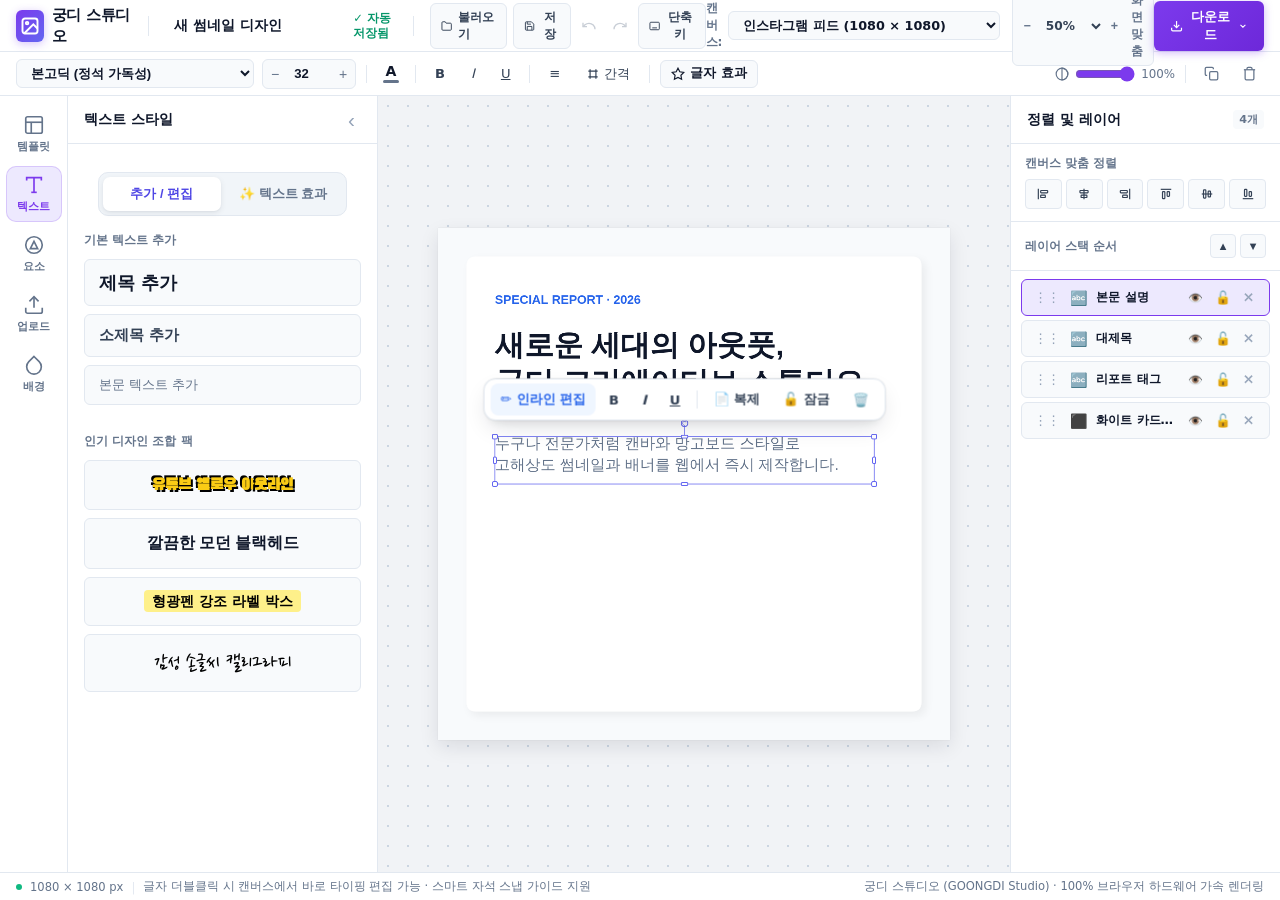
<file: image-studio.html>
<!DOCTYPE html>
<html lang="ko" data-theme="light">
<head>
  <meta charset="UTF-8" />
  <meta name="viewport" content="width=device-width, initial-scale=1.0" />
  <title>궁디 이미지 스튜디오 | 캔바 & 망고보드 스타일 웹 에디터</title>
  <link rel="icon" type="image/svg+xml" href="data:image/svg+xml,%3Csvg xmlns='http://www.w3.org/2000/svg' viewBox='0 0 64 64'%3E%3Crect width='64' height='64' rx='14' fill='%237c3aed'/%3E%3Cpath d='M18 46 L28 26 L36 38 L42 30 L48 46 Z' fill='%23ffffff'/%3E%3Ccircle cx='24' cy='22' r='4.5' fill='%23ffffff'/%3E%3C/svg%3E" />
  <link rel="stylesheet" href="image-studio.css?v=20261013_04" />
  <link rel="preconnect" href="https://fonts.googleapis.com">
  <link rel="preconnect" href="https://fonts.gstatic.com" crossorigin>
  <link href="https://fonts.googleapis.com/css2?family=Black+Han+Sans&family=Do+Hyeon&family=Jua&family=Nanum+Gothic:wght@400;700;800&family=Nanum+Pen+Script&family=Noto+Sans+KR:wght@300;400;500;700;900&family=Noto+Serif+KR:wght@400;700&family=Pretendard:wght@300;400;500;600;700;800;900&display=swap" rel="stylesheet">
</head>
<body class="canva-app light-theme">

  <!-- ==========================================
       1. 최상단 글로벌 헤더 (Canva Style White Topbar)
       ========================================== -->
  <header class="canva-header">
    <div class="header-left">
      <a href="index.html" class="canva-brand" title="메인 허브로 이동">
        <div class="brand-logo-icon">
          <svg width="20" height="20" viewBox="0 0 24 24" fill="none" stroke="currentColor" stroke-width="2.3">
            <rect x="3" y="3" width="18" height="18" rx="3"></rect>
            <circle cx="8.5" cy="8.5" r="1.5"></circle>
            <polyline points="21 15 16 10 5 21"></polyline>
          </svg>
        </div>
        <span class="brand-title">궁디 스튜디오</span>
      </a>

      <div class="h-divider"></div>

      <!-- 파일명 인라인 수정 -->
      <div class="doc-title-wrap">
        <input type="text" id="docTitleInput" class="doc-title-input" value="새 썸네일 디자인" title="클릭하여 파일명 수정" />
        <span class="cloud-save-badge" id="cloudSaveBadge">✓ 자동 저장됨</span>
      </div>

      <div class="h-divider"></div>

      <!-- 프로젝트 저장 / 불러오기 / 실행취소 -->
      <div class="header-file-actions">
        <label for="loadProjectInput" class="btn-head-pill" title="저장된 프로젝트 파일(.gdp-img) 열기">
          <svg width="14" height="14" viewBox="0 0 24 24" fill="none" stroke="currentColor" stroke-width="2"><path d="M22 19a2 2 0 0 1-2 2H4a2 2 0 0 1-2-2V5a2 2 0 0 1 2-2h5l2 3h9a2 2 0 0 1 2 2z"></path></svg>
          <span>불러오기</span>
        </label>
        <input type="file" id="loadProjectInput" accept=".gdp-img,.json" style="display: none;" />

        <button type="button" class="btn-head-pill" id="saveProjectBtn" title="프로젝트를 .gdp-img 파일로 저장">
          <svg width="14" height="14" viewBox="0 0 24 24" fill="none" stroke="currentColor" stroke-width="2"><path d="M19 21H5a2 2 0 0 1-2-2V5a2 2 0 0 1 2-2h11l5 5v11a2 2 0 0 1-2 2z"></path><polyline points="17 21 17 13 7 13 7 21"></polyline><polyline points="7 3 7 8 15 8"></polyline></svg>
          <span>저장</span>
        </button>

        <button type="button" class="btn-head-icon" id="undoBtn" title="실행 취소 (Ctrl+Z)" disabled>
          <svg width="16" height="16" viewBox="0 0 24 24" fill="none" stroke="currentColor" stroke-width="2"><path d="M3 7v6h6"></path><path d="M21 17a9 9 0 0 0-9-9 9 9 0 0 0-6 2.3L3 13"></path></svg>
        </button>
        <button type="button" class="btn-head-icon" id="redoBtn" title="다시 실행 (Ctrl+Y)" disabled>
          <svg width="16" height="16" viewBox="0 0 24 24" fill="none" stroke="currentColor" stroke-width="2"><path d="M21 7v6h-6"></path><path d="M3 17a9 9 0 0 1 9-9 9 9 0 0 1 6 2.3L21 13"></path></svg>
        </button>

        <button type="button" class="btn-head-pill" id="btnOpenShortcuts" title="단축키 치트시트 열기 (?)">
          <svg width="14" height="14" viewBox="0 0 24 24" fill="none" stroke="currentColor" stroke-width="2"><rect x="2" y="4" width="20" height="16" rx="2"></rect><line x1="6" y1="8" x2="6" y2="8"></line><line x1="10" y1="8" x2="10" y2="8"></line><line x1="14" y1="8" x2="14" y2="8"></line><line x1="18" y1="8" x2="18" y2="8"></line><line x1="6" y1="12" x2="6" y2="12"></line><line x1="10" y1="12" x2="10" y2="12"></line><line x1="14" y1="12" x2="14" y2="12"></line><line x1="18" y1="12" x2="18" y2="12"></line><line x1="7" y1="16" x2="17" y2="16"></line></svg>
          <span>단축키</span>
        </button>
      </div>
    </div>

    <!-- 중앙: 캔버스 크기 프리셋 & 줌 컨트롤 -->
    <div class="header-center">
      <div class="preset-pill-box">
        <label class="preset-label">캔버스:</label>
        <select id="canvasPresetSelect" class="preset-select">
          <option value="1280x720" selected>유튜브 썸네일 (1280 × 720)</option>
          <option value="1080x1080">인스타그램 피드 (1080 × 1080)</option>
          <option value="1080x1920">인스타 스토리 / 릴스 (1080 × 1920)</option>
          <option value="1200x630">블로그 / 웹 배너 (1200 × 630)</option>
          <option value="1920x1080">FHD 와이드 (1920 × 1080)</option>
          <option value="800x800">정방형 아이콘 (800 × 800)</option>
          <option value="custom">직접 크기 입력 (모달)...</option>
        </select>
      </div>

      <div class="zoom-pill-box">
        <button type="button" class="btn-zoom-step" id="zoomOutBtn" title="축소 (Ctrl + -)">−</button>
        <select id="zoomLevelSelect" class="zoom-select-dropdown" title="줌 배율">
          <option value="0.25">25%</option>
          <option value="0.5">50%</option>
          <option value="0.75">75%</option>
          <option value="1" selected>100%</option>
          <option value="1.5">150%</option>
          <option value="2">200%</option>
        </select>
        <span class="zoom-val-text" id="zoomValLabel" style="display:none;">100%</span>
        <button type="button" class="btn-zoom-step" id="zoomInBtn" title="확대 (Ctrl + +)">+</button>
        <button type="button" class="btn-zoom-fit" id="zoomFitBtn" title="화면에 맞추기 (Ctrl+0)">화면맞춤</button>
      </div>
    </div>

    <!-- 우측: 고해상도 다운로드 (Canva Style Purple Button) -->
    <div class="header-right">
      <div class="export-dropdown-wrap">
        <button type="button" class="btn-canva-download" id="exportMainBtn">
          <svg width="16" height="16" viewBox="0 0 24 24" fill="none" stroke="currentColor" stroke-width="2.2"><path d="M21 15v4a2 2 0 0 1-2 2H5a2 2 0 0 1-2-2v-4"></path><polyline points="7 10 12 15 17 10"></polyline><line x1="12" y1="15" x2="12" y2="3"></line></svg>
          <span>다운로드</span>
          <svg width="12" height="12" viewBox="0 0 24 24" fill="none" stroke="currentColor" stroke-width="2.5"><polyline points="6 9 12 15 18 9"></polyline></svg>
        </button>
        <div class="export-popover" id="exportMenuPopover">
          <div class="export-popover-title">파일 형식 선택</div>
          <button type="button" class="export-popover-item" data-format="png" data-scale="1">
            <span class="file-tag tag-png">PNG</span>
            <div class="file-desc">
              <strong>PNG 고화질 이미지</strong>
              <span>투명 배경 유지 · 복잡한 이미지에 적합</span>
            </div>
          </button>
          <button type="button" class="export-popover-item" data-format="png" data-scale="1" data-transparent="true">
            <span class="file-tag" style="background:#0284c7;color:#fff;font-size:10px;">투명</span>
            <div class="file-desc">
              <strong>투명 배경 PNG로 저장</strong>
              <span>배경 없이 오브제만 투명하게 저장</span>
            </div>
          </button>
          <button type="button" class="export-popover-item" data-format="png" data-scale="2">
            <span class="file-tag tag-2x">2X</span>
            <div class="file-desc">
              <strong>초고화질 2배 인쇄용 (2560px)</strong>
              <span>깨짐 없는 무손실 고선명도 렌더링</span>
            </div>
          </button>
          <button type="button" class="export-popover-item" data-format="jpeg" data-scale="1">
            <span class="file-tag tag-jpg">JPG</span>
            <div class="file-desc">
              <strong>JPG 표준 압축 이미지</strong>
              <span>가벼운 파일 크기 · 웹 공유 최적화</span>
            </div>
          </button>
          <button type="button" class="export-popover-item" data-format="webp" data-scale="1">
            <span class="file-tag tag-webp">WEBP</span>
            <div class="file-desc">
              <strong>WebP 차세대 웹 포맷</strong>
              <span>최신 웹사이트 빠른 로딩 추천</span>
            </div>
          </button>
        </div>
      </div>
    </div>
  </header>

  <!-- ==========================================
       2. 상단 캔바 스타일 컨텍스트 서식 툴바 (Floating Context Toolbar)
       ========================================== -->
  <div class="canva-context-toolbar" id="contextToolbar">
    <!-- 기본 상태 (선택 없음): 캔버스 배경 설정 -->
    <div class="ctx-group ctx-canvas-bg" id="ctxCanvasBgGroup">
      <span class="ctx-label-text">캔버스 배경:</span>
      <div class="color-picker-pill" title="캔버스 배경색">
        <span class="color-circle-preview" id="ctxCanvasBgPreview" style="background:#ffffff;"></span>
        <input type="color" id="ctxCanvasBgPicker" value="#ffffff" />
      </div>
      <span class="ctx-hint-msg">💡 텍스트나 요소를 클릭하면 전용 서식 툴바가 열립니다. (더블클릭 시 캔버스에서 바로 타이핑!)</span>
    </div>

    <!-- 텍스트 선택 시 전용 툴바 (Canva / 망고보드 완벽 재현) -->
    <div class="ctx-group ctx-text-tools" id="ctxTextGroup" style="display: none;">
      <!-- 1) 폰트 서체 선택 -->
      <div class="font-select-wrap">
        <select id="ctxFontSelect" class="font-dropdown" title="폰트 서체 변경">
          <option value="'Pretendard', sans-serif" style="font-family:'Pretendard';" selected>프리텐다드 (Pretendard)</option>
          <option value="'Black Han Sans', sans-serif" style="font-family:'Black Han Sans';">블랙 한 산스 (유튜브 강렬한 제목)</option>
          <option value="'Do Hyeon', sans-serif" style="font-family:'Do Hyeon';">도현체 (개성있는 예능체)</option>
          <option value="'Jua', sans-serif" style="font-family:'Jua';">주아체 (둥글둥글 귀여운체)</option>
          <option value="'Nanum Gothic', sans-serif" style="font-family:'Nanum Gothic';">나눔고딕 (부드러운 본문)</option>
          <option value="'Noto Serif KR', serif" style="font-family:'Noto Serif KR';">본명조 (고급스러운 명조)</option>
          <option value="'Nanum Pen Script', cursive" style="font-family:'Nanum Pen Script';">나눔손글씨 펜 (감성 손글씨)</option>
          <option value="'Noto Sans KR', sans-serif" style="font-family:'Noto Sans KR';">본고딕 (정석 가독성)</option>
        </select>
      </div>

      <!-- 2) 폰트 크기 (+ / - 및 직접 입력) -->
      <div class="font-size-stepper">
        <button type="button" class="btn-step" id="ctxFontSizeMinus" title="크기 축소">−</button>
        <input type="number" id="ctxFontSizeInput" class="font-size-num" min="10" max="300" value="64" />
        <button type="button" class="btn-step" id="ctxFontSizePlus" title="크기 확대">+</button>
      </div>

      <div class="ctx-v-sep"></div>

      <!-- 3) 글자 색상 -->
      <div class="tool-color-btn" title="글자 색상">
        <span class="color-letter-icon">A</span>
        <span class="color-underline-bar" id="ctxTextColorBar" style="background:#0f172a;"></span>
        <input type="color" id="ctxTextColorPicker" value="#0f172a" />
      </div>

      <div class="ctx-v-sep"></div>

      <!-- 4) B / I / U 서식 버튼 -->
      <button type="button" class="btn-format-toggle active" id="ctxBoldBtn" title="굵게 (Ctrl+B)">
        <strong>B</strong>
      </button>
      <button type="button" class="btn-format-toggle" id="ctxItalicBtn" title="기울임 (Ctrl+I)">
        <em>I</em>
      </button>
      <button type="button" class="btn-format-toggle" id="ctxUnderlineBtn" title="밑줄 (Ctrl+U)">
        <u>U</u>
      </button>

      <div class="ctx-v-sep"></div>

      <!-- 5) 정렬 (좌/중/우) -->
      <button type="button" class="btn-format-toggle" id="ctxAlignBtn" title="정렬 (클릭 시 좌/중/우 전환)">
        <span id="alignIcon">≡</span>
      </button>

      <!-- 6) 자간 / 행간 -->
      <div class="spacing-popover-wrap">
        <button type="button" class="btn-tool-text" id="btnSpacingToggle" title="글자 간격 / 줄 간격">
          <svg width="14" height="14" viewBox="0 0 24 24" fill="none" stroke="currentColor" stroke-width="2"><path d="M4 7h16M4 17h16M7 4v16M17 4v16"/></svg>
          <span>간격</span>
        </button>
        <div class="spacing-popover" id="spacingPopover">
          <div class="spacing-row">
            <span>자간 (글자 사이)</span>
            <input type="range" id="ctxLetterSpacingSlider" min="-5" max="25" value="0" />
            <strong id="letterSpacingVal">0</strong>
          </div>
          <div class="spacing-row">
            <span>행간 (줄 간격)</span>
            <input type="range" id="ctxLineHeightSlider" min="0.8" max="2.5" step="0.1" value="1.2" />
            <strong id="lineHeightVal">1.2</strong>
          </div>
        </div>
      </div>

      <div class="ctx-v-sep"></div>

      <!-- 7) ✨ 효과 (Effects - 아웃라인, 그림자, 배경박스, 네온) -->
      <div class="effects-dropdown-wrap">
        <button type="button" class="btn-effects-trigger active" id="btnEffectsTrigger">
          <svg width="14" height="14" viewBox="0 0 24 24" fill="none" stroke="currentColor" stroke-width="2"><polygon points="12 2 15.09 8.26 22 9.27 17 14.14 18.18 21.02 12 17.77 5.82 21.02 7 14.14 2 9.27 8.91 8.26 12 2"/></svg>
          <span>글자 효과</span>
        </button>
        <div class="effects-popover" id="effectsPopover">
          <div class="effects-popover-header">글자 스타일 효과</div>

          <!-- 효과 1: 외곽선 (아웃라인) -->
          <div class="effect-section">
            <div class="effect-header-row">
              <label class="effect-checkbox-label">
                <input type="checkbox" id="chkOutline" checked />
                <strong>외곽선 (아웃라인)</strong>
              </label>
              <div class="effect-color-wrap">
                <span class="effect-color-dot" id="outlineColorPreview" style="background:#000000;"></span>
                <input type="color" id="outlineColorPicker" value="#000000" />
              </div>
            </div>
            <div class="effect-slider-row">
              <span>두께</span>
              <input type="range" id="outlineWidthSlider" min="0" max="30" value="6" />
              <strong id="outlineWidthVal">6px</strong>
            </div>
          </div>

          <!-- 효과 2: 입체 그림자 -->
          <div class="effect-section">
            <div class="effect-header-row">
              <label class="effect-checkbox-label">
                <input type="checkbox" id="chkShadow" checked />
                <strong>입체 그림자</strong>
              </label>
              <div class="effect-color-wrap">
                <span class="effect-color-dot" id="shadowColorPreview" style="background:#000000;"></span>
                <input type="color" id="shadowColorPicker" value="#000000" />
              </div>
            </div>
            <div class="effect-slider-row">
              <span>번짐(흐림)</span>
              <input type="range" id="shadowBlurSlider" min="0" max="30" value="8" />
              <strong id="shadowBlurVal">8</strong>
            </div>
            <div class="effect-slider-row">
              <span>거리</span>
              <input type="range" id="shadowOffsetSlider" min="0" max="30" value="6" />
              <strong id="shadowOffsetVal">6</strong>
            </div>
          </div>

          <!-- 효과 3: 배경 박스 라벨 (형광펜 효과) -->
          <div class="effect-section">
            <div class="effect-header-row">
              <label class="effect-checkbox-label">
                <input type="checkbox" id="chkBgBox" />
                <strong>배경 라벨 박스</strong>
              </label>
              <div class="effect-color-wrap">
                <span class="effect-color-dot" id="bgBoxColorPreview" style="background:#fef08a;"></span>
                <input type="color" id="bgBoxColorPicker" value="#fef08a" />
              </div>
            </div>
            <div class="effect-slider-row">
              <span>모서리 둥글기</span>
              <input type="range" id="bgBoxRadiusSlider" min="0" max="40" value="8" />
              <strong id="bgBoxRadiusVal">8px</strong>
            </div>
          </div>
        </div>
      </div>
    </div>

    <!-- 도형 선택 시 전용 툴바 (Adobe Express 급 고도화) -->
    <div class="ctx-group ctx-shape-tools" id="ctxShapeGroup" style="display: none;">
      <span class="ctx-label-text">채우기:</span>
      <div class="color-picker-pill" title="도형 채우기 색상">
        <span class="color-circle-preview" id="ctxFillColorPreview" style="background:#7c3aed;"></span>
        <input type="color" id="ctxFillColorPicker" value="#7c3aed" />
      </div>

      <div class="ctx-v-sep"></div>

      <span class="ctx-label-text">테두리:</span>
      <div class="color-picker-pill" title="테두리 선 색상">
        <span class="color-circle-preview" id="ctxStrokeColorPreview" style="background:#000000;"></span>
        <input type="color" id="ctxStrokeColorPicker" value="#000000" />
      </div>

      <div class="font-size-stepper" title="테두리 두께 (px)">
        <button type="button" class="btn-step" id="ctxStrokeWidthMinus">−</button>
        <input type="number" id="ctxStrokeWidthInput" class="font-size-num" min="0" max="40" value="0" />
        <button type="button" class="btn-step" id="ctxStrokeWidthPlus">+</button>
      </div>

      <select id="ctxStrokeStyleSelect" class="preset-select" style="width:72px;" title="선 스타일">
        <option value="solid">실선</option>
        <option value="dashed">대시 점선</option>
      </select>

      <div class="ctx-v-sep"></div>

      <!-- 모서리 곡률(굴곡) 조절 -->
      <span class="ctx-label-text">굴곡:</span>
      <input type="range" id="ctxRadiusSlider" min="0" max="100" value="0" style="width:70px; accent-color:#7c3aed;" title="모서리 둥글기 (px)" />
      <span id="ctxRadiusVal" style="font-size:0.75rem; font-weight:700; min-width:24px;">0</span>

      <!-- 화살표 전용 컨트롤 (화살표 선택 시 노출) -->
      <div id="ctxArrowControls" style="display:none; align-items:center; gap:8px;">
        <div class="ctx-v-sep"></div>
        <span class="ctx-label-text">머리크기:</span>
        <input type="range" id="ctxArrowHeadSlider" min="15" max="60" value="35" style="width:60px; accent-color:#2563eb;" title="화살표 머리 비율" />
        <span class="ctx-label-text">몸통두께:</span>
        <input type="range" id="ctxArrowStemSlider" min="10" max="70" value="35" style="width:60px; accent-color:#2563eb;" title="화살표 줄기 두께" />
      </div>

      <!-- 별 전용 컨트롤 (별 선택 시 노출) -->
      <div id="ctxStarControls" style="display:none; align-items:center; gap:8px;">
        <div class="ctx-v-sep"></div>
        <span class="ctx-label-text">꼭지점:</span>
        <select id="ctxStarPointsSelect" class="preset-select" style="width:58px;" title="별 꼭지점 수">
          <option value="4">4각</option>
          <option value="5" selected>5각</option>
          <option value="6">6각</option>
          <option value="8">8각</option>
          <option value="12">12각</option>
        </select>
        <span class="ctx-label-text">내부비율:</span>
        <input type="range" id="ctxStarRatioSlider" min="20" max="80" value="50" style="width:60px; accent-color:#f59e0b;" title="별 안쪽 파임 정도" />
      </div>
    </div>

    <!-- 공통 우측 컨트롤 (투명도, 위치/순서, 복제, 삭제) -->
    <div class="ctx-group ctx-group-right">
      <div class="opacity-pill-wrap" title="불투명도">
        <svg width="14" height="14" viewBox="0 0 24 24" fill="none" stroke="currentColor" stroke-width="2"><circle cx="12" cy="12" r="10"/><path d="M12 2a10 10 0 0 1 0 20z"/></svg>
        <input type="range" id="ctxOpacitySlider" min="0" max="100" value="100" class="mini-slider" />
        <span id="ctxOpacityVal">100%</span>
      </div>

      <div class="ctx-v-sep"></div>

      <button type="button" class="btn-icon-action" id="ctxDuplicateBtn" title="복제 (Ctrl+D)">
        <svg width="15" height="15" viewBox="0 0 24 24" fill="none" stroke="currentColor" stroke-width="2"><rect x="9" y="9" width="13" height="13" rx="2"/><path d="M5 15H4a2 2 0 0 1-2-2V4a2 2 0 0 1 2-2h9a2 2 0 0 1 2 2v1"/></svg>
      </button>
      <button type="button" class="btn-icon-action btn-danger-action" id="ctxDeleteBtn" title="삭제 (Delete)">
        <svg width="15" height="15" viewBox="0 0 24 24" fill="none" stroke="currentColor" stroke-width="2"><polyline points="3 6 5 6 21 6"/><path d="M19 6v14a2 2 0 0 1-2 2H7a2 2 0 0 1-2-2V6m3 0V4a2 2 0 0 1 2-2h4a2 2 0 0 1 2 2v2"/></svg>
      </button>
    </div>
  </div>

  <!-- ==========================================
       3. 메인 작업 레이아웃 (Dock | Drawer | Canvas | Layers)
       ========================================== -->
  <div class="canva-main-workspace">
    <!-- 좌측 1차 탭 독 (Canva Style White Dock) -->
    <nav class="canva-side-dock">
      <button type="button" class="dock-nav-item active" data-tab="templates" title="템플릿">
        <svg width="22" height="22" viewBox="0 0 24 24" fill="none" stroke="currentColor" stroke-width="1.8"><rect x="3" y="3" width="18" height="18" rx="2"/><line x1="3" y1="9" x2="21" y2="9"/><line x1="9" y1="21" x2="9" y2="9"/></svg>
        <span>템플릿</span>
      </button>

      <button type="button" class="dock-nav-item" data-tab="text" title="텍스트">
        <svg width="22" height="22" viewBox="0 0 24 24" fill="none" stroke="currentColor" stroke-width="1.8"><polyline points="4 7 4 4 20 4 20 7"/><line x1="12" y1="4" x2="12" y2="20"/><line x1="9" y1="20" x2="15" y2="20"/></svg>
        <span>텍스트</span>
      </button>

      <button type="button" class="dock-nav-item" data-tab="elements" title="요소 / 도형">
        <svg width="22" height="22" viewBox="0 0 24 24" fill="none" stroke="currentColor" stroke-width="1.8"><circle cx="12" cy="12" r="9"/><polygon points="12 8 16 16 8 16"/></svg>
        <span>요소</span>
      </button>

      <button type="button" class="dock-nav-item" data-tab="uploads" title="내 이미지 업로드">
        <svg width="22" height="22" viewBox="0 0 24 24" fill="none" stroke="currentColor" stroke-width="1.8"><path d="M21 15v4a2 2 0 0 1-2 2H5a2 2 0 0 1-2-2v-4"/><polyline points="17 8 12 3 7 8"/><line x1="12" y1="3" x2="12" y2="15"/></svg>
        <span>업로드</span>
      </button>

      <button type="button" class="dock-nav-item" data-tab="background" title="배경 디자인">
        <svg width="22" height="22" viewBox="0 0 24 24" fill="none" stroke="currentColor" stroke-width="1.8"><path d="M12 2.69l5.66 5.66a8 8 0 1 1-11.31 0z"/></svg>
        <span>배경</span>
      </button>
    </nav>

    <!-- 좌측 2차 슬라이딩 패널 (White Drawer Panel) -->
    <aside class="canva-side-drawer" id="sideDrawerPanel">
      <div class="drawer-top-bar">
        <h3 id="drawerHeadingTitle">디자인 템플릿</h3>
        <button type="button" class="btn-drawer-collapse" id="btnCloseDrawer" title="패널 접기">‹</button>
      </div>

      <!-- 1) 템플릿 패널 -->
      <div class="drawer-page-view active" id="drawerTemplates">
        <div class="drawer-group-title">인기 유튜브 썸네일 & 카드뉴스</div>
        <div class="template-list-grid">
          <div class="canva-template-card" data-tpl="gaming-highlight">
            <div class="card-preview-box tpl-bg-purple">
              <span class="preview-tag">유튜브 썸네일</span>
              <strong>어그로 레전드 공개</strong>
            </div>
            <span class="card-caption">유튜브 썸네일 (강렬한 어그로)</span>
          </div>

          <div class="canva-template-card" data-tpl="clean-magazine">
            <div class="card-preview-box tpl-bg-white-clean">
              <span class="preview-tag tag-blue">카드뉴스</span>
              <strong style="color:#0f172a;">2026 트렌드 리포트</strong>
            </div>
            <span class="card-caption">화사한 매거진 카드뉴스</span>
          </div>

          <div class="canva-template-card" data-tpl="sale-event">
            <div class="card-preview-box tpl-bg-warm-yellow">
              <span class="preview-tag tag-red">특가 세일</span>
              <strong style="color:#7c2d12;">선착순 80% 할인 이벤트!</strong>
            </div>
            <span class="card-caption">프로모션 이벤트 배너</span>
          </div>
        </div>
      </div>

      <!-- 2) 텍스트 패널 (Adobe Express 스타일 편집 & 효과 서브 탭) -->
      <div class="drawer-page-view" id="drawerText">
        <!-- 상단 서브 탭 -->
        <div class="drawer-subtabs-row">
          <button type="button" class="drawer-subtab-btn active" id="tabTextAdd">추가 / 편집</button>
          <button type="button" class="drawer-subtab-btn" id="tabTextEffects">✨ 텍스트 효과</button>
        </div>

        <!-- 서브 1: 추가 / 기본 텍스트 -->
        <div id="subviewTextAdd">
          <div class="drawer-group-title">기본 텍스트 추가</div>
          <button type="button" class="btn-canva-add-text btn-add-title" id="btnAddHeading">
            <strong>제목 추가</strong>
          </button>
          <button type="button" class="btn-canva-add-text btn-add-subtitle" id="btnAddSubheading">
            <span>소제목 추가</span>
          </button>
          <button type="button" class="btn-canva-add-text btn-add-body" id="btnAddBodyText">
            <small>본문 텍스트 추가</small>
          </button>

          <div class="drawer-group-title" style="margin-top:20px;">인기 디자인 조합 팩</div>
          <div class="design-text-pack-list">
            <button type="button" class="pack-card pack-yellow-bold" data-pack="yellow-bold">
              <span style="font-family:'Black Han Sans';">유튜브 옐로우 아웃라인</span>
            </button>
            <button type="button" class="pack-card pack-clean-black" data-pack="clean-black">
              <span style="font-family:'Pretendard';">깔끔한 모던 블랙헤드</span>
            </button>
            <button type="button" class="pack-card pack-highlight-box" data-pack="highlight-box">
              <span>형광펜 강조 라벨 박스</span>
            </button>
            <button type="button" class="pack-card pack-handwrite" data-pack="handwrite">
              <span style="font-family:'Nanum Pen Script'; font-size:1.4rem;">감성 손글씨 캘리그라피</span>
            </button>
          </div>
        </div>

        <!-- 서브 2: Adobe Express 스타일 효과 프리셋 갤러리 -->
        <div id="subviewTextEffects" style="display: none;">
          <div class="drawer-group-title">그림자 효과 (Shadows)</div>
          <div class="effects-preset-grid">
            <button type="button" class="effect-preset-card active" data-shadow-preset="none">
              <span class="preview-symbol">⊘</span>
              <span>없음</span>
            </button>
            <button type="button" class="effect-preset-card" data-shadow-preset="classic">
              <span class="preview-sample shadow-classic">Ag</span>
              <span>클래식</span>
            </button>
            <button type="button" class="effect-preset-card" data-shadow-preset="smooth">
              <span class="preview-sample shadow-smooth">Ag</span>
              <span>매끄러운</span>
            </button>
            <button type="button" class="effect-preset-card" data-shadow-preset="lift">
              <span class="preview-sample shadow-lift">Ag</span>
              <span>리프트</span>
            </button>
            <button type="button" class="effect-preset-card" data-shadow-preset="glow">
              <span class="preview-sample shadow-glow">Ag</span>
              <span>글로우</span>
            </button>
            <button type="button" class="effect-preset-card" data-shadow-preset="halo">
              <span class="preview-sample shadow-halo">Ag</span>
              <span>후광</span>
            </button>
            <button type="button" class="effect-preset-card" data-shadow-preset="strong">
              <span class="preview-sample shadow-strong">Ag</span>
              <span>강한 (팝아트)</span>
            </button>
            <button type="button" class="effect-preset-card" data-shadow-preset="haze">
              <span class="preview-sample shadow-haze">Ag</span>
              <span>헤이즈</span>
            </button>
            <button type="button" class="effect-preset-card" data-shadow-preset="neon">
              <span class="preview-sample shadow-neon">Ag</span>
              <span>핫핑크 네온</span>
            </button>
          </div>

          <div class="drawer-group-title" style="margin-top:20px;">모양 & 배경 라벨 (Shapes)</div>
          <div class="effects-preset-grid">
            <button type="button" class="effect-preset-card active" data-shape-preset="none">
              <span class="preview-symbol">⊘</span>
              <span>없음</span>
            </button>
            <button type="button" class="effect-preset-card" data-shape-preset="highlight">
              <span class="shape-badge bg-yellow">abc</span>
              <span>형광펜</span>
            </button>
            <button type="button" class="effect-preset-card" data-shape-preset="darkblock">
              <span class="shape-badge bg-dark">abc</span>
              <span>블랙 박스</span>
            </button>
            <button type="button" class="effect-preset-card" data-shape-preset="purplepill">
              <span class="shape-badge bg-purple-pill">abc</span>
              <span>캡슐 라벨</span>
            </button>
            <button type="button" class="effect-preset-card" data-shape-preset="outline-thick">
              <span class="shape-badge outline-yt">Ag</span>
              <span>유튜브 외곽선</span>
            </button>
            <button type="button" class="effect-preset-card" data-shape-preset="outline-neon">
              <span class="shape-badge outline-cyan">Ag</span>
              <span>네온 아웃라인</span>
            </button>
          </div>
        </div>
      </div>

      <!-- 3) 요소 / 도형 패널 (35+종 풍부한 기하학/다각형/별/화살표/말풍선) -->
      <div class="drawer-page-view" id="drawerElements">
        <!-- 카테고리 1: 기본 기하학 -->
        <div class="drawer-group-title">기본 기하학 (Basic)</div>
        <div class="shapes-category-grid">
          <button type="button" class="shape-pick-btn" data-shape-type="rect" title="직사각형">
            <svg width="22" height="22" viewBox="0 0 24 24" fill="none" stroke="currentColor" stroke-width="2"><rect x="3" y="4" width="18" height="16" rx="1"/></svg>
            <span>직사각형</span>
          </button>
          <button type="button" class="shape-pick-btn" data-shape-type="roundRect" title="둥근 사각">
            <svg width="22" height="22" viewBox="0 0 24 24" fill="none" stroke="currentColor" stroke-width="2"><rect x="3" y="4" width="18" height="16" rx="6"/></svg>
            <span>둥근 사각</span>
          </button>
          <button type="button" class="shape-pick-btn" data-shape-type="circle" title="원형 / 타원">
            <svg width="22" height="22" viewBox="0 0 24 24" fill="none" stroke="currentColor" stroke-width="2"><circle cx="12" cy="12" r="9"/></svg>
            <span>원형</span>
          </button>
          <button type="button" class="shape-pick-btn" data-shape-type="ellipse" title="타원">
            <svg width="22" height="22" viewBox="0 0 24 24" fill="none" stroke="currentColor" stroke-width="2"><ellipse cx="12" cy="12" rx="10" ry="6"/></svg>
            <span>타원</span>
          </button>
          <button type="button" class="shape-pick-btn" data-shape-type="pill" title="알약 배지">
            <svg width="22" height="22" viewBox="0 0 24 24" fill="none" stroke="currentColor" stroke-width="2"><rect x="2" y="7" width="20" height="10" rx="5"/></svg>
            <span>알약 배지</span>
          </button>
        </div>

        <!-- 카테고리 2: 다각형 & 기하학 -->
        <div class="drawer-group-title" style="margin-top:16px;">다각형 (Polygons)</div>
        <div class="shapes-category-grid">
          <button type="button" class="shape-pick-btn" data-shape-type="triangle" title="정삼각형">
            <svg width="22" height="22" viewBox="0 0 24 24" fill="none" stroke="currentColor" stroke-width="2"><polygon points="12 3 22 21 2 21"/></svg>
            <span>정삼각형</span>
          </button>
          <button type="button" class="shape-pick-btn" data-shape-type="rightTriangle" title="직각삼각형">
            <svg width="22" height="22" viewBox="0 0 24 24" fill="none" stroke="currentColor" stroke-width="2"><polygon points="4 3 20 21 4 21"/></svg>
            <span>직각삼각</span>
          </button>
          <button type="button" class="shape-pick-btn" data-shape-type="diamond" title="마름모 (다이아몬드)">
            <svg width="22" height="22" viewBox="0 0 24 24" fill="none" stroke="currentColor" stroke-width="2"><polygon points="12 2 22 12 12 22 2 12"/></svg>
            <span>마름모</span>
          </button>
          <button type="button" class="shape-pick-btn" data-shape-type="parallelogram" title="평행사변형">
            <svg width="22" height="22" viewBox="0 0 24 24" fill="none" stroke="currentColor" stroke-width="2"><polygon points="7 4 22 4 17 20 2 20"/></svg>
            <span>평행사변</span>
          </button>
          <button type="button" class="shape-pick-btn" data-shape-type="trapezoid" title="사다리꼴">
            <svg width="22" height="22" viewBox="0 0 24 24" fill="none" stroke="currentColor" stroke-width="2"><polygon points="6 5 18 5 22 19 2 19"/></svg>
            <span>사다리꼴</span>
          </button>
          <button type="button" class="shape-pick-btn" data-shape-type="pentagon" title="오각형">
            <svg width="22" height="22" viewBox="0 0 24 24" fill="none" stroke="currentColor" stroke-width="2"><polygon points="12 2 22 9.5 18 21 6 21 2 9.5"/></svg>
            <span>오각형</span>
          </button>
          <button type="button" class="shape-pick-btn" data-shape-type="hexagon" title="육각형">
            <svg width="22" height="22" viewBox="0 0 24 24" fill="none" stroke="currentColor" stroke-width="2"><polygon points="12 2 21 7 21 17 12 22 3 17 3 7"/></svg>
            <span>육각형</span>
          </button>
          <button type="button" class="shape-pick-btn" data-shape-type="octagon" title="팔각형">
            <svg width="22" height="22" viewBox="0 0 24 24" fill="none" stroke="currentColor" stroke-width="2"><polygon points="7.8 2 16.2 2 22 7.8 22 16.2 16.2 22 7.8 22 2 16.2 2 7.8"/></svg>
            <span>팔각형</span>
          </button>
        </div>

        <!-- 카테고리 3: 별 & 감성 기호 -->
        <div class="drawer-group-title" style="margin-top:16px;">별 & 기호 (Stars & Symbols)</div>
        <div class="shapes-category-grid">
          <button type="button" class="shape-pick-btn" data-shape-type="star" title="5각 별">
            <svg width="22" height="22" viewBox="0 0 24 24" fill="none" stroke="currentColor" stroke-width="2"><polygon points="12 2 15.09 8.26 22 9.27 17 14.14 18.18 21.02 12 17.77 5.82 21.02 7 14.14 2 9.27 8.91 8.26 12 2"/></svg>
            <span>5각 별</span>
          </button>
          <button type="button" class="shape-pick-btn" data-shape-type="star4" title="4각 반짝 별">
            <svg width="22" height="22" viewBox="0 0 24 24" fill="none" stroke="currentColor" stroke-width="2"><polygon points="12 2 14.5 9.5 22 12 14.5 14.5 12 22 9.5 14.5 2 12 9.5 9.5"/></svg>
            <span>4각 별</span>
          </button>
          <button type="button" class="shape-pick-btn" data-shape-type="star6" title="6각 별">
            <svg width="22" height="22" viewBox="0 0 24 24" fill="none" stroke="currentColor" stroke-width="2"><polygon points="12 2 15 7.5 21 8.5 16.5 13 18 19 12 16 6 19 7.5 13 3 8.5 9 7.5"/></svg>
            <span>6각 별</span>
          </button>
          <button type="button" class="shape-pick-btn" data-shape-type="star8" title="8각 별">
            <svg width="22" height="22" viewBox="0 0 24 24" fill="none" stroke="currentColor" stroke-width="2"><polygon points="12 2 14 7 19 5 17 10 22 12 17 14 19 19 14 17 12 22 10 17 5 19 7 14 2 12 7 10 5 5 10 7"/></svg>
            <span>8각 별</span>
          </button>
          <button type="button" class="shape-pick-btn" data-shape-type="heart" title="하트">
            <svg width="22" height="22" viewBox="0 0 24 24" fill="none" stroke="currentColor" stroke-width="2"><path d="M20.84 4.61a5.5 5.5 0 0 0-7.78 0L12 5.67l-1.06-1.06a5.5 5.5 0 0 0-7.78 7.78l1.06 1.06L12 21.23l7.78-7.78 1.06-1.06a5.5 5.5 0 0 0 0-7.78z"/></svg>
            <span>하트</span>
          </button>
          <button type="button" class="shape-pick-btn" data-shape-type="cross" title="십자가">
            <svg width="22" height="22" viewBox="0 0 24 24" fill="none" stroke="currentColor" stroke-width="2"><polygon points="9 2 15 2 15 9 22 9 22 15 15 15 15 22 9 22 9 15 2 15 2 9 9 9"/></svg>
            <span>십자가</span>
          </button>
          <button type="button" class="shape-pick-btn" data-shape-type="lightning" title="번개">
            <svg width="22" height="22" viewBox="0 0 24 24" fill="none" stroke="currentColor" stroke-width="2"><polygon points="13 2 3 14 12 14 11 22 21 10 12 10 13 2"/></svg>
            <span>번개</span>
          </button>
          <button type="button" class="shape-pick-btn" data-shape-type="shield" title="방패 (보안)">
            <svg width="22" height="22" viewBox="0 0 24 24" fill="none" stroke="currentColor" stroke-width="2"><path d="M12 22s8-4 8-10V5l-8-3-8 3v7c0 6 8 10 8 10z"/></svg>
            <span>방패</span>
          </button>
          <button type="button" class="shape-pick-btn" data-shape-type="clover" title="클로버">
            <svg width="22" height="22" viewBox="0 0 24 24" fill="none" stroke="currentColor" stroke-width="2"><path d="M12 12a4 4 0 1 0-4-4 4 4 0 0 0 4 4zm0 0a4 4 0 1 0 4-4 4 4 0 0 0-4 4zm0 0a4 4 0 1 0 4 4 4 4 0 0 0-4-4zm0 0a4 4 0 1 0-4 4 4 4 0 0 0 4-4z"/></svg>
            <span>클로버</span>
          </button>
          <button type="button" class="shape-pick-btn" data-shape-type="crescent" title="초승달">
            <svg width="22" height="22" viewBox="0 0 24 24" fill="none" stroke="currentColor" stroke-width="2"><path d="M21 12.79A9 9 0 1 1 11.21 3 7 7 0 0 0 21 12.79z"/></svg>
            <span>초승달</span>
          </button>
        </div>

        <!-- 카테고리 4: 화살표 & 포인터 -->
        <div class="drawer-group-title" style="margin-top:16px;">화살표 & 포인터 (Arrows)</div>
        <div class="shapes-category-grid">
          <button type="button" class="shape-pick-btn" data-shape-type="arrow" title="오른쪽 화살표">
            <svg width="22" height="22" viewBox="0 0 24 24" fill="none" stroke="currentColor" stroke-width="2"><polygon points="2 9 14 9 14 4 22 12 14 20 14 15 2 15"/></svg>
            <span>우측 화살표</span>
          </button>
          <button type="button" class="shape-pick-btn" data-shape-type="arrowLeft" title="왼쪽 화살표">
            <svg width="22" height="22" viewBox="0 0 24 24" fill="none" stroke="currentColor" stroke-width="2"><polygon points="22 9 10 9 10 4 2 12 10 20 10 15 22 15"/></svg>
            <span>좌측 화살표</span>
          </button>
          <button type="button" class="shape-pick-btn" data-shape-type="arrowUp" title="위쪽 화살표">
            <svg width="22" height="22" viewBox="0 0 24 24" fill="none" stroke="currentColor" stroke-width="2"><polygon points="9 22 9 10 4 10 12 2 20 10 15 10 15 22"/></svg>
            <span>상향 화살표</span>
          </button>
          <button type="button" class="shape-pick-btn" data-shape-type="arrowDown" title="아래쪽 화살표">
            <svg width="22" height="22" viewBox="0 0 24 24" fill="none" stroke="currentColor" stroke-width="2"><polygon points="9 2 9 14 4 14 12 22 20 14 15 14 15 2"/></svg>
            <span>하향 화살표</span>
          </button>
          <button type="button" class="shape-pick-btn" data-shape-type="arrowBoth" title="양방향 화살표">
            <svg width="22" height="22" viewBox="0 0 24 24" fill="none" stroke="currentColor" stroke-width="2"><polygon points="2 12 7 6 7 9 17 9 17 6 22 12 17 18 17 15 7 15 7 18"/></svg>
            <span>양방향 화살표</span>
          </button>
          <button type="button" class="shape-pick-btn" data-shape-type="chevron" title="셰브론 (꺾임)">
            <svg width="22" height="22" viewBox="0 0 24 24" fill="none" stroke="currentColor" stroke-width="2"><polyline points="9 18 15 12 9 6"/></svg>
            <span>셰브론</span>
          </button>
        </div>

        <!-- 카테고리 5: 말풍선 & 배지 -->
        <div class="drawer-group-title" style="margin-top:16px;">말풍선 & 배지 (Bubbles)</div>
        <div class="shapes-category-grid">
          <button type="button" class="shape-pick-btn" data-shape-type="bubble" title="둥근 말풍선">
            <svg width="22" height="22" viewBox="0 0 24 24" fill="none" stroke="currentColor" stroke-width="2"><path d="M21 11.5a8.38 8.38 0 0 1-.9 3.8 8.5 8.5 0 0 1-7.6 4.7 8.38 8.38 0 0 1-3.8-.9L3 21l1.9-5.7a8.38 8.38 0 0 1-.9-3.8 8.5 8.5 0 0 1 4.7-7.6 8.38 8.38 0 0 1 3.8-.9h.5a8.48 8.48 0 0 1 8 8v.5z"/></svg>
            <span>둥근 말풍선</span>
          </button>
          <button type="button" class="shape-pick-btn" data-shape-type="bubbleRect" title="사각 말풍선">
            <svg width="22" height="22" viewBox="0 0 24 24" fill="none" stroke="currentColor" stroke-width="2"><path d="M21 15a2 2 0 0 1-2 2H7l-4 4V5a2 2 0 0 1 2-2h14a2 2 0 0 1 2 2z"/></svg>
            <span>사각 말풍선</span>
          </button>
          <button type="button" class="shape-pick-btn" data-shape-type="bubbleCloud" title="생각 구름">
            <svg width="22" height="22" viewBox="0 0 24 24" fill="none" stroke="currentColor" stroke-width="2"><path d="M18 10h-1.26A8 8 0 1 0 9 20h9a5 5 0 0 0 0-10z"/></svg>
            <span>생각 구름</span>
          </button>
          <button type="button" class="shape-pick-btn" data-shape-type="ribbon" title="리본 배지">
            <svg width="22" height="22" viewBox="0 0 24 24" fill="none" stroke="currentColor" stroke-width="2"><polygon points="4 2 20 2 20 22 12 17 4 22"/></svg>
            <span>리본 배지</span>
          </button>
          <button type="button" class="shape-pick-btn" data-shape-type="gearBadge" title="톱니바퀴 배지">
            <svg width="22" height="22" viewBox="0 0 24 24" fill="none" stroke="currentColor" stroke-width="2"><circle cx="12" cy="12" r="3"/><path d="M19.4 15a1.65 1.65 0 0 0 .33 1.82l.06.06a2 2 0 0 1 0 2.83 2 2 0 0 1-2.83 0l-.06-.06a1.65 1.65 0 0 0-1.82-.33 1.65 1.65 0 0 0-1 1.51V21a2 2 0 0 1-2 2 2 2 0 0 1-2-2v-.09A1.65 1.65 0 0 0 9 19.4a1.65 1.65 0 0 0-1.82.33l-.06.06a2 2 0 0 1-2.83 0 2 2 0 0 1 0-2.83l.06-.06a1.65 1.65 0 0 0 .33-1.82 1.65 1.65 0 0 0-1.51-1H3a2 2 0 0 1-2-2 2 2 0 0 1 2-2h.09A1.65 1.65 0 0 0 4.6 9a1.65 1.65 0 0 0-.33-1.82l-.06-.06a2 2 0 0 1 0-2.83 2 2 0 0 1 2.83 0l.06.06a1.65 1.65 0 0 0 1.82.33H9a1.65 1.65 0 0 0 1-1.51V3a2 2 0 0 1 2-2 2 2 0 0 1 2 2v.09a1.65 1.65 0 0 0 1 1.51 1.65 1.65 0 0 0 1.82-.33l.06-.06a2 2 0 0 1 2.83 0 2 2 0 0 1 0 2.83l-.06.06a1.65 1.65 0 0 0-.33 1.82V9a1.65 1.65 0 0 0 1.51 1H21a2 2 0 0 1 2 2 2 2 0 0 1-2 2h-.09a1.65 1.65 0 0 0-1.51 1z"/></svg>
            <span>톱니 배지</span>
          </button>
          <button type="button" class="shape-pick-btn" data-shape-type="ticket" title="할인 티켓 / 쿠폰">
            <svg width="22" height="22" viewBox="0 0 24 24" fill="none" stroke="currentColor" stroke-width="2"><path d="M2 9a3 3 0 0 1 0 6v3a2 2 0 0 0 2 2h16a2 2 0 0 0 2-2v-3a3 3 0 0 1 0-6V6a2 2 0 0 0-2-2H4a2 2 0 0 0-2 2z"/></svg>
            <span>티켓 쿠폰</span>
          </button>
        </div>

        <!-- 스티커 & 강조 이모지 -->
        <div class="drawer-group-title" style="margin-top:20px;">스티커 & 강조 이모지</div>
        <div class="sticker-badges-grid">
          <button type="button" class="sticker-btn" data-sticker="🔥">🔥 HOT</button>
          <button type="button" class="sticker-btn" data-sticker="👑">👑 BEST</button>
          <button type="button" class="sticker-btn" data-sticker="⚡">⚡ NEW</button>
          <button type="button" class="sticker-btn" data-sticker="💥">💥 충격</button>
          <button type="button" class="sticker-btn" data-sticker="🚀">🚀 급상승</button>
          <button type="button" class="sticker-btn" data-sticker="🎬">🎬 본편</button>
        </div>
      </div>

      <!-- 4) 업로드 패널 -->
      <div class="drawer-page-view" id="drawerUploads">
        <div class="upload-drop-zone" id="sidebarDropzone">
          <label for="sideUploadInput" class="upload-zone-label">
            <svg width="34" height="34" viewBox="0 0 24 24" fill="none" stroke="#7c3aed" stroke-width="2"><path d="M21 15v4a2 2 0 0 1-2 2H5a2 2 0 0 1-2-2v-4"/><polyline points="17 8 12 3 7 8"/><line x1="12" y1="3" x2="12" y2="15"/></svg>
            <strong>파일 업로드</strong>
            <span>내 컴퓨터의 사진을 드래그하거나<br>여기를 클릭하여 추가하세요</span>
          </label>
          <input type="file" id="sideUploadInput" accept="image/*" multiple style="display: none;" />
        </div>

        <div class="drawer-group-title">최근 업로드 사진</div>
        <div class="uploads-thumb-grid" id="uploadedGalleryGrid">
          <!-- 썸네일 목록 -->
        </div>
      </div>

      <!-- 5) 배경 패널 (단색, 커스텀 그라데이션, 투명 배경) -->
      <div class="drawer-page-view" id="drawerBackground">
        <!-- A. 투명 배경 토글 카드 (PNG 투명화) -->
        <div class="drawer-group-title">🏁 투명 배경 (PNG 저장 시 투명화)</div>
        <button type="button" class="btn-transparent-toggle" id="btnSetTransparentBg">
          <div class="checker-icon-box"></div>
          <div class="checker-text-box">
            <strong>투명 배경 활성화</strong>
            <small>PNG 저장 시 배경 없이 누끼 요소만 내보냅니다</small>
          </div>
        </button>

        <!-- B. 커스텀 그라데이션 직접 설정 -->
        <div class="drawer-group-title" style="margin-top:20px;">🎨 직접 그라데이션 만들기</div>
        <div class="custom-grad-builder-box">
          <div class="grad-builder-row">
            <div class="grad-color-item">
              <label>시작 색상</label>
              <div class="tool-color-btn color-box-inline">
                <span class="color-circle-preview" id="gradFromPreview" style="background:#fbcfe8;"></span>
                <input type="color" id="gradFromPicker" value="#fbcfe8" />
              </div>
            </div>
            <div class="grad-color-item">
              <label>끝 색상</label>
              <div class="tool-color-btn color-box-inline">
                <span class="color-circle-preview" id="gradToPreview" style="background:#fed7aa;"></span>
                <input type="color" id="gradToPicker" value="#fed7aa" />
              </div>
            </div>
          </div>

          <div class="grad-angle-row">
            <div class="grad-angle-label">
              <span>그라데이션 각도</span>
              <strong id="gradAngleVal">135°</strong>
            </div>
            <input type="range" id="gradAngleSlider" min="0" max="360" value="135" />
          </div>

          <!-- 실시간 프리뷰 바 -->
          <div class="grad-live-preview-bar" id="gradLivePreviewBar" style="background: linear-gradient(135deg, #fbcfe8, #fed7aa);"></div>

          <button type="button" class="btn-apply-custom-grad" id="btnApplyCustomGrad">
            ✨ 이 그라데이션으로 배경 적용하기
          </button>
        </div>

        <!-- C. 화사한 단색 컬러 칩 -->
        <div class="drawer-group-title" style="margin-top:20px;">화사한 단색 컬러</div>
        <div class="bg-palette-grid">
          <button type="button" class="bg-color-chip" style="background:#ffffff; border:1px solid #cbd5e1;" data-color="#ffffff" title="화이트"></button>
          <button type="button" class="bg-color-chip" style="background:#f8fafc;" data-color="#f8fafc" title="연회색"></button>
          <button type="button" class="bg-color-chip" style="background:#fef08a;" data-color="#fef08a" title="레몬 옐로우"></button>
          <button type="button" class="bg-color-chip" style="background:#fed7aa;" data-color="#fed7aa" title="소프트 피치"></button>
          <button type="button" class="bg-color-chip" style="background:#dbeafe;" data-color="#dbeafe" title="스카이 블루"></button>
          <button type="button" class="bg-color-chip" style="background:#ede9fe;" data-color="#ede9fe" title="라벤더"></button>
          <button type="button" class="bg-color-chip" style="background:#0f172a;" data-color="#0f172a" title="다크 네이비"></button>
          <button type="button" class="bg-color-chip" style="background:#18181b;" data-color="#18181b" title="리치 블랙"></button>
        </div>

        <!-- D. 프리셋 그라데이션 카드 -->
        <div class="drawer-group-title" style="margin-top:20px;">인기 추천 그라데이션</div>
        <div class="bg-grad-list">
          <button type="button" class="bg-grad-card grad-sunset-peach" data-grad="sunset-peach">선셋 피치 그라데이션</button>
          <button type="button" class="bg-grad-card grad-soft-lavender" data-grad="soft-lavender">소프트 라벤더</button>
          <button type="button" class="bg-grad-card grad-ocean-breeze" data-grad="ocean-breeze">오션 브리즈</button>
          <button type="button" class="bg-grad-card grad-dark-indigo" data-grad="dark-indigo">다크 인디고 (유튜브용)</button>
        </div>
      </div>
    </aside>

    <!-- 중앙: 캔버스 작업 스테이지 뷰포트 (Figma / Canva Canvas) -->
    <main class="canva-center-stage" id="canvasCenterStage">
      <div class="canvas-paper-shadow-wrap" id="canvasPaperShadowWrap">
        <!-- 메인 캔버스 -->
        <canvas id="canvaCanvas" width="1280" height="720"></canvas>

        <!-- 캔버스 위 오버레이 (바운딩 박스 핸들 & 더블클릭 인라인 텍스트 에디터) -->
        <div class="canvas-interactive-overlay" id="interactiveOverlay"></div>
      </div>
    </main>

    <!-- 우측: 포토샵 스타일 레이어 스택 & 정렬 패널 -->
    <aside class="canva-right-panel" id="rightLayerPanel">
      <div class="panel-header-title">
        <h4>정렬 및 레이어</h4>
        <span class="badge-count" id="layerCountBadge">0개</span>
      </div>

      <!-- 정렬 버튼 그리드 -->
      <div class="panel-section-box">
        <span class="section-sub-title">캔버스 맞춤 정렬</span>
        <div class="align-icon-grid">
          <button type="button" class="btn-align-tool" id="alignLeftBtn" title="왼쪽 맞춤">
            <svg width="14" height="14" viewBox="0 0 24 24" fill="none" stroke="currentColor" stroke-width="2"><line x1="4" y1="21" x2="4" y2="3"/><rect x="8" y="6" width="12" height="4" rx="1"/><rect x="8" y="14" width="8" height="4" rx="1"/></svg>
          </button>
          <button type="button" class="btn-align-tool" id="alignCenterHBtn" title="가로 중앙 맞춤">
            <svg width="14" height="14" viewBox="0 0 24 24" fill="none" stroke="currentColor" stroke-width="2"><line x1="12" y1="21" x2="12" y2="3"/><rect x="5" y="6" width="14" height="4" rx="1"/><rect x="7" y="14" width="10" height="4" rx="1"/></svg>
          </button>
          <button type="button" class="btn-align-tool" id="alignRightBtn" title="오른쪽 맞춤">
            <svg width="14" height="14" viewBox="0 0 24 24" fill="none" stroke="currentColor" stroke-width="2"><line x1="20" y1="21" x2="20" y2="3"/><rect x="4" y="6" width="12" height="4" rx="1"/><rect x="8" y="14" width="8" height="4" rx="1"/></svg>
          </button>
          <button type="button" class="btn-align-tool" id="alignTopBtn" title="위쪽 맞춤">
            <svg width="14" height="14" viewBox="0 0 24 24" fill="none" stroke="currentColor" stroke-width="2"><line x1="3" y1="4" x2="21" y2="4"/><rect x="6" y="8" width="4" height="12" rx="1"/><rect x="14" y="8" width="4" height="8" rx="1"/></svg>
          </button>
          <button type="button" class="btn-align-tool" id="alignCenterVBtn" title="세로 중앙 맞춤">
            <svg width="14" height="14" viewBox="0 0 24 24" fill="none" stroke="currentColor" stroke-width="2"><line x1="3" y1="12" x2="21" y2="12"/><rect x="6" y="5" width="4" height="14" rx="1"/><rect x="14" y="7" width="4" height="10" rx="1"/></svg>
          </button>
          <button type="button" class="btn-align-tool" id="alignBottomBtn" title="아래쪽 맞춤">
            <svg width="14" height="14" viewBox="0 0 24 24" fill="none" stroke="currentColor" stroke-width="2"><line x1="3" y1="20" x2="21" y2="20"/><rect x="6" y="4" width="4" height="12" rx="1"/><rect x="14" y="8" width="4" height="8" rx="1"/></svg>
          </button>
        </div>
      </div>

      <!-- 레이어 순서 툴바 -->
      <div class="panel-section-box">
        <div class="layer-order-row">
          <span class="section-sub-title" style="margin:0;">레이어 스택 순서</span>
          <div class="order-btn-box">
            <button type="button" class="btn-order-step" id="btnBringForward" title="앞으로 한 단계 (▲)">▲</button>
            <button type="button" class="btn-order-step" id="btnSendBackward" title="뒤로 한 단계 (▼)">▼</button>
          </div>
        </div>
      </div>

      <!-- 레이어 카드 목록 -->
      <div class="layer-cards-scroll-box" id="layersScrollList">
        <!-- 동적 렌더링 -->
      </div>
    </aside>
  </div>

  <!-- ==========================================
       4. 하단 상태 바
       ========================================== -->
  <footer class="canva-footer">
    <div class="footer-left">
      <span class="footer-dot-live"></span>
      <span id="footerDimText">1280 × 720 px</span>
      <span class="f-sep">|</span>
      <span>글자 더블클릭 시 캔버스에서 바로 타이핑 편집 가능 · 스마트 자석 스냅 가이드 지원</span>
    </div>
    <div class="footer-right">
      <span>궁디 스튜디오 (GOONGDI Studio) · 100% 브라우저 하드웨어 가속 렌더링</span>
    </div>
  </footer>

  <!-- 알림 토스트 -->
  <div id="studioToast" class="studio-toast-banner"></div>

  <!-- ==========================================
       5. 모달 다이얼로그 (브라우저 prompt/confirm/alert 100% 대체)
       ========================================== -->
  <!-- A. 캔버스 사용자 지정 크기 모달 (Custom Size Modal) -->
  <div class="studio-modal-backdrop" id="customCanvasModal">
    <div class="studio-modal-dialog">
      <div class="modal-dialog-header">
        <h3>📐 캔버스 크기 직접 설정</h3>
        <button type="button" class="btn-modal-close" id="btnCloseCustomSizeModal">×</button>
      </div>
      <div class="modal-dialog-body">
        <p class="modal-body-desc">원하는 해상도(px)를 입력하세요. 기존 요소의 위치는 유지됩니다.</p>
        <div class="modal-form-row">
          <div class="form-input-box">
            <label for="customWidthInput">가로 너비 (Width)</label>
            <div class="input-with-unit">
              <input type="number" id="customWidthInput" min="200" max="8000" value="1280" />
              <span>px</span>
            </div>
          </div>
          <div class="dim-times-symbol">×</div>
          <div class="form-input-box">
            <label for="customHeightInput">세로 높이 (Height)</label>
            <div class="input-with-unit">
              <input type="number" id="customHeightInput" min="200" max="8000" value="720" />
              <span>px</span>
            </div>
          </div>
        </div>

        <div class="modal-quick-presets">
          <span class="quick-preset-label">빠른 프리셋:</span>
          <button type="button" class="btn-quick-dim" data-w="1920" data-h="1080">FHD (1920×1080)</button>
          <button type="button" class="btn-quick-dim" data-w="1280" data-h="720">HD (1280×720)</button>
          <button type="button" class="btn-quick-dim" data-w="1080" data-h="1080">정방형 (1080×1080)</button>
          <button type="button" class="btn-quick-dim" data-w="1080" data-h="1920">쇼츠/릴스 (1080×1920)</button>
        </div>
      </div>
      <div class="modal-dialog-footer">
        <button type="button" class="btn-modal-cancel" id="btnCancelCustomSize">취소</button>
        <button type="button" class="btn-modal-confirm" id="btnApplyCustomSize">크기 적용하기</button>
      </div>
    </div>
  </div>

  <!-- B. 커스텀 컨펌 모달 (Custom Confirm Modal) -->
  <div class="studio-modal-backdrop" id="confirmModal">
    <div class="studio-modal-dialog modal-dialog-sm">
      <div class="modal-dialog-header">
        <h3 id="confirmModalTitle">확인</h3>
        <button type="button" class="btn-modal-close" id="btnCloseConfirmModal">×</button>
      </div>
      <div class="modal-dialog-body">
        <p class="modal-body-desc" id="confirmModalMsg">현재 작업 중인 내용이 변경될 수 있습니다. 계속하시겠습니까?</p>
      </div>
      <div class="modal-dialog-footer">
        <button type="button" class="btn-modal-cancel" id="btnCancelConfirm">취소</button>
        <button type="button" class="btn-modal-confirm btn-danger" id="btnOkConfirm">계속 진행</button>
      </div>
    </div>
  </div>

  <!-- C. 단축키 치트시트 모달 (Shortcuts Cheat Sheet) -->
  <div class="studio-modal-backdrop" id="shortcutGuideModal">
    <div class="studio-modal-dialog modal-dialog-lg">
      <div class="modal-dialog-header">
        <h3>⌨️ 디자인 스튜디오 키보드 단축키</h3>
        <button type="button" class="btn-modal-close" id="btnCloseShortcutsModal">×</button>
      </div>
      <div class="modal-dialog-body">
        <div class="shortcut-grid-table">
          <div class="shortcut-item"><kbd>Delete</kbd> / <kbd>Backspace</kbd> <span>선택 레이어 삭제</span></div>
          <div class="shortcut-item"><kbd>Ctrl</kbd> + <kbd>Z</kbd> <span>실행 취소 (Undo)</span></div>
          <div class="shortcut-item"><kbd>Ctrl</kbd> + <kbd>Y</kbd> <span>다시 실행 (Redo)</span></div>
          <div class="shortcut-item"><kbd>Ctrl</kbd> + <kbd>C</kbd> / <kbd>V</kbd> <span>레이어 복사 / 붙여넣기</span></div>
          <div class="shortcut-item"><kbd>Ctrl</kbd> + <kbd>D</kbd> <span>선택 레이어 즉시 복제</span></div>
          <div class="shortcut-item"><kbd>Alt</kbd> + <kbd>드래그</kbd> <span>오브제 즉시 복제 (포토샵)</span></div>
          <div class="shortcut-item"><kbd>모서리 핸들</kbd> <span>글자 크기(폰트) 비례 조절</span></div>
          <div class="shortcut-item"><kbd>방향키 ↑↓←→</kbd> <span>1px 미세 이동</span></div>
          <div class="shortcut-item"><kbd>Shift</kbd> + <kbd>방향키</kbd> <span>10px 빠른 이동</span></div>
          <div class="shortcut-item"><kbd>[</kbd> / <kbd>]</kbd> <span>레이어 뒤로 / 앞으로</span></div>
          <div class="shortcut-item"><kbd>Ctrl</kbd> + <kbd>[</kbd> / <kbd>]</kbd> <span>레이어 맨 뒤로 / 맨 앞으로</span></div>
          <div class="shortcut-item"><kbd>Space</kbd> + <kbd>드래그</kbd> <span>캔버스 화면 이동 (스크롤 방지)</span></div>
          <div class="shortcut-item"><kbd>Ctrl</kbd> + <kbd>마우스 휠</kbd> <span>캔버스 줌인 / 줌아웃</span></div>
          <div class="shortcut-item"><kbd>Ctrl</kbd> + <kbd>0</kbd> <span>캔버스 화면 크기에 맞춤 (Fit)</span></div>
          <div class="shortcut-item"><kbd>더블클릭</kbd> <span>텍스트 캔버스 인라인 타이핑</span></div>
          <div class="shortcut-item"><kbd>Esc</kbd> <span>선택 해제 / 에디터 닫기</span></div>
        </div>
      </div>
      <div class="modal-dialog-footer">
        <button type="button" class="btn-modal-confirm" id="btnDismissShortcuts">확인</button>
      </div>
    </div>
  </div>

  <script src="image-studio.js?v=20261013_04"></script>
</body>
</html>
</file>
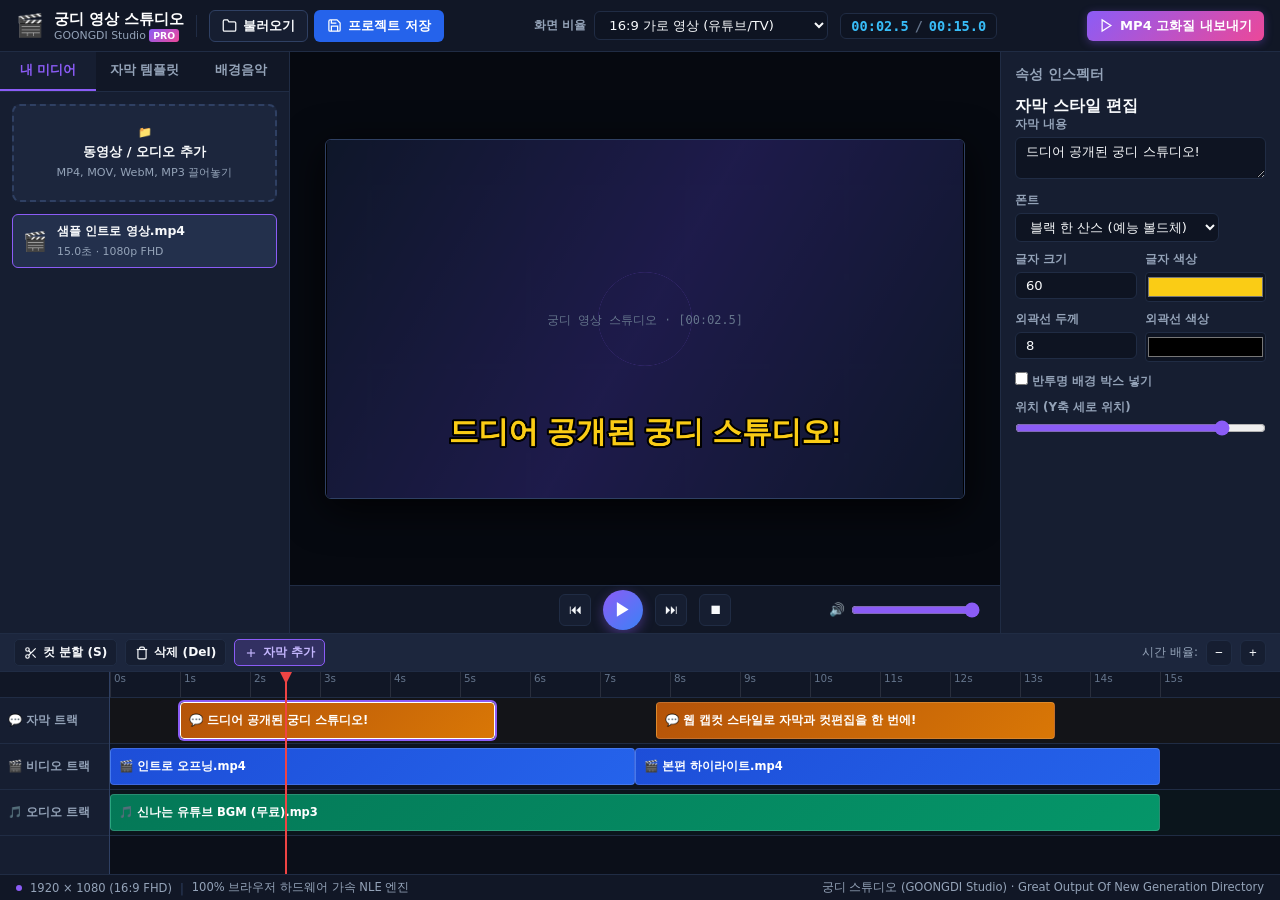
<file: video-studio.html>
<!DOCTYPE html>
<html lang="ko" data-theme="dark">
<head>
  <meta charset="UTF-8" />
  <meta name="viewport" content="width=device-width, initial-scale=1.0" />
  <title>궁디 영상 스튜디오 (PRO) | GOONGDI Video Studio</title>
  <link rel="icon" type="image/svg+xml" href="data:image/svg+xml,%3Csvg xmlns='http://www.w3.org/2000/svg' viewBox='0 0 64 64'%3E%3Crect width='64' height='64' rx='12' fill='%238b5cf6'/%3E%3Cpath d='M18 20 L46 32 L18 44 Z' fill='%23ffffff'/%3E%3Ccircle cx='46' cy='22' r='4' fill='%23ffffff'/%3E%3C/svg%3E" />
  <link rel="stylesheet" href="video-studio.css?v=20261013_01" />
  <link rel="preconnect" href="https://fonts.googleapis.com">
  <link rel="preconnect" href="https://fonts.gstatic.com" crossorigin>
  <link href="https://fonts.googleapis.com/css2?family=Black+Han+Sans&family=Do+Hyeon&family=Jua&family=Noto+Sans+KR:wght@400;500;700;900&family=Pretendard:wght@400;600;700;800;900&display=swap" rel="stylesheet">
</head>
<body class="studio-body">
  <!-- 상단 스튜디오 헤더 -->
  <header class="studio-header">
    <div class="header-left">
      <a href="index.html" class="studio-brand" title="메인 허브로 이동">
        <span class="brand-logo-badge">🎬</span>
        <div class="brand-info">
          <span class="brand-name">궁디 영상 스튜디오</span>
          <span class="brand-sub">GOONGDI Studio <span class="badge-pro-mini">PRO</span></span>
        </div>
      </a>

      <!-- 프로젝트 관리 (저장 / 불러오기) -->
      <div class="header-divider"></div>
      <div class="project-actions">
        <label for="loadVideoProjectInput" class="btn-studio btn-secondary" title="저장된 영상 프로젝트 파일(.gdp-video)을 불러옵니다">
          <svg width="15" height="15" viewBox="0 0 24 24" fill="none" stroke="currentColor" stroke-width="2"><path d="M22 19a2 2 0 0 1-2 2H4a2 2 0 0 1-2-2V5a2 2 0 0 1 2-2h5l2 3h9a2 2 0 0 1 2 2z"></path></svg>
          <span>불러오기</span>
        </label>
        <input type="file" id="loadVideoProjectInput" accept=".gdp-video,.json" style="display: none;" />

        <button type="button" class="btn-studio btn-primary" id="saveVideoProjectBtn" title="현재 타임라인과 자막을 .gdp-video 파일로 저장합니다">
          <svg width="15" height="15" viewBox="0 0 24 24" fill="none" stroke="currentColor" stroke-width="2"><path d="M19 21H5a2 2 0 0 1-2-2V5a2 2 0 0 1 2-2h11l5 5v11a2 2 0 0 1-2 2z"></path><polyline points="17 21 17 13 7 13 7 21"></polyline><polyline points="7 3 7 8 15 8"></polyline></svg>
          <span>프로젝트 저장</span>
        </button>
      </div>
    </div>

    <!-- 중앙: 화면 비율 및 타임코드 -->
    <div class="header-center">
      <div class="aspect-selector">
        <label class="aspect-label">화면 비율</label>
        <select id="aspectRatioSelect" class="studio-select">
          <option value="16:9" selected>16:9 가로 영상 (유튜브/TV)</option>
          <option value="9:16">9:16 세로 영상 (쇼츠/릴스/틱톡)</option>
          <option value="1:1">1:1 정방형 (인스타그램 피드)</option>
          <option value="4:3">4:3 레트로</option>
        </select>
      </div>

      <div class="timecode-display">
        <span id="currentTimeLabel">00:00.0</span>
        <span class="time-sep">/</span>
        <span id="totalTimeLabel">00:15.0</span>
      </div>
    </div>

    <!-- 우측: MP4 내보내기 -->
    <div class="header-right">
      <button type="button" class="btn-studio btn-purple" id="exportVideoBtn">
        <svg width="15" height="15" viewBox="0 0 24 24" fill="none" stroke="currentColor" stroke-width="2"><polygon points="5 3 19 12 5 21 5 3"></polygon></svg>
        <span>MP4 고화질 내보내기</span>
      </button>
    </div>
  </header>

  <!-- 메인 워크스페이스 상단 (3열: 미디어 라이브러리 | 프리뷰어 | 인스펙터) -->
  <div class="video-top-workspace">
    <!-- 좌측: 미디어 및 자막 템플릿 라이브러리 -->
    <aside class="media-library-panel">
      <div class="lib-tab-header">
        <button type="button" class="lib-tab-btn active" id="tabLibMedia">내 미디어</button>
        <button type="button" class="lib-tab-btn" id="tabLibSubs">자막 템플릿</button>
        <button type="button" class="lib-tab-btn" id="tabLibAudio">배경음악</button>
      </div>

      <!-- 탭 1: 내 미디어 파일 -->
      <div class="lib-tab-content active" id="contentLibMedia">
        <div class="upload-dropzone" id="mediaDropzone">
          <label for="mediaFileInput" class="upload-label">
            <span class="upload-icon">📁</span>
            <strong>동영상 / 오디오 추가</strong>
            <span>MP4, MOV, WebM, MP3 끌어놓기</span>
          </label>
          <input type="file" id="mediaFileInput" accept="video/*,audio/*,image/*" style="display: none;" />
        </div>
        <div class="media-list" id="mediaListContainer">
          <div class="media-item-demo active" id="demoVideoItem">
            <span class="media-item-icon">🎬</span>
            <div class="media-item-meta">
              <strong>샘플 인트로 영상.mp4</strong>
              <span>15.0초 · 1080p FHD</span>
            </div>
          </div>
        </div>
      </div>

      <!-- 탭 2: 자막 프리셋 템플릿 -->
      <div class="lib-tab-content" id="contentLibSubs">
        <div class="subtitle-template-grid">
          <button type="button" class="sub-preset-card" data-style="bold-yellow">
            <span class="preset-preview text-yellow-stroke">강조 노랑 예능자막</span>
            <span class="preset-name">유튜브 강렬한 제목</span>
          </button>
          <button type="button" class="sub-preset-card" data-style="clean-box">
            <span class="preset-preview text-clean-box">깔끔한 자막 바</span>
            <span class="preset-name">정보 전달 / 인터뷰</span>
          </button>
          <button type="button" class="sub-preset-card" data-style="neon-cyan">
            <span class="preset-preview text-neon-cyan">사이버 네온</span>
            <span class="preset-name">게임 / 감각적 쇼츠</span>
          </button>
          <button type="button" class="sub-preset-card" data-style="red-impact">
            <span class="preset-preview text-red-impact">충격 경고 자막</span>
            <span class="preset-name">리액션 / 밈</span>
          </button>
        </div>
      </div>

      <!-- 탭 3: 배경음악 및 효과음 -->
      <div class="lib-tab-content" id="contentLibAudio">
        <div class="audio-sfx-list">
          <button type="button" class="sfx-chip-btn" data-sfx="ding">🔔 딩동 효과음</button>
          <button type="button" class="sfx-chip-btn" data-sfx="whoosh">💨 슉 지나가는 소리</button>
          <button type="button" class="sfx-chip-btn" data-sfx="pop">✨ 뽁 팝업 소리</button>
          <button type="button" class="sfx-chip-btn" data-sfx="applause">👏 환호와 박수</button>
        </div>
      </div>
    </aside>

    <!-- 중앙: 비디오 프리뷰 캔버스 & 재생 컨트롤러 -->
    <section class="video-preview-stage">
      <div class="preview-monitor-wrap" id="monitorWrap">
        <div class="preview-canvas-container aspect-16-9" id="canvasContainer">
          <video id="hiddenSourceVideo" playsinline style="display: none;"></video>
          <canvas id="previewCanvas" width="1280" height="720"></canvas>
        </div>
      </div>

      <!-- 재생 컨트롤러 바 -->
      <div class="preview-playback-bar">
        <button type="button" class="btn-icon" id="btnPrevFrame" title="1초 뒤로 (←)">⏮</button>
        <button type="button" class="btn-play-toggle" id="btnPlayPause" title="재생 / 일시정지 (Space)">
          <span class="play-icon">▶</span>
        </button>
        <button type="button" class="btn-icon" id="btnNextFrame" title="1초 앞으로 (→)">⏭</button>
        <button type="button" class="btn-icon" id="btnStop" title="처음으로 리셋">⏹</button>
        <div class="volume-slider-wrap">
          <span>🔊</span>
          <input type="range" id="masterVolume" min="0" max="100" value="100" class="studio-slider" />
        </div>
      </div>
    </section>

    <!-- 우측: 자막 및 클립 인스펙터 속성 패널 -->
    <aside class="clip-inspector-panel">
      <h3 class="panel-header-title">속성 인스펙터</h3>
      <div id="inspectorEmpty" class="inspector-empty">
        <span class="empty-icon">✂️</span>
        <p>타임라인에서 자막이나<br>비디오 클립을 선택하세요.</p>
      </div>

      <div id="inspectorSubContent" class="inspector-sub-content" style="display: none;">
        <h4 class="prop-title">자막 스타일 편집</h4>
        <div class="form-row">
          <label>자막 내용</label>
          <textarea id="subTextInput" class="studio-textarea" rows="2"></textarea>
        </div>
        <div class="form-row">
          <label>폰트</label>
          <select id="subFontSelect" class="studio-select">
            <option value="'Black Han Sans', sans-serif">블랙 한 산스 (예능 볼드체)</option>
            <option value="'Pretendard', sans-serif" selected>프리텐다드 (깔끔한 본문)</option>
            <option value="'Do Hyeon', sans-serif">도현체 (개성있는 자막)</option>
            <option value="'Jua', sans-serif">주아체 (둥글둥글 귀여운체)</option>
          </select>
        </div>
        <div class="form-row-grid">
          <div>
            <label>글자 크기</label>
            <input type="number" id="subFontSize" class="studio-input" min="16" max="140" value="54" />
          </div>
          <div>
            <label>글자 색상</label>
            <input type="color" id="subTextColor" class="studio-color-picker" value="#facc15" />
          </div>
        </div>
        <div class="form-row-grid">
          <div>
            <label>외곽선 두께</label>
            <input type="number" id="subStrokeWidth" class="studio-input" min="0" max="24" value="6" />
          </div>
          <div>
            <label>외곽선 색상</label>
            <input type="color" id="subStrokeColor" class="studio-color-picker" value="#000000" />
          </div>
        </div>
        <div class="form-row">
          <label class="checkbox-label">
            <input type="checkbox" id="subBgBoxToggle" />
            <span>반투명 배경 박스 넣기</span>
          </label>
        </div>
        <div class="form-row">
          <label>위치 (Y축 세로 위치)</label>
          <input type="range" id="subPosY" min="10" max="95" value="82" class="studio-slider" />
        </div>
      </div>
    </aside>
  </div>

  <!-- 하단 멀티트랙 NLE 타임라인 (Timeline Studio) -->
  <section class="video-timeline-section">
    <!-- 타임라인 툴바 -->
    <div class="timeline-toolbar">
      <div class="timeline-tools-left">
        <button type="button" class="btn-timeline-tool" id="toolSplitClip" title="현재 재생 위치에서 컷 분할 (S)">
          <svg width="14" height="14" viewBox="0 0 24 24" fill="none" stroke="currentColor" stroke-width="2"><circle cx="6" cy="6" r="3"></circle><circle cx="6" cy="18" r="3"></circle><line x1="20" y1="4" x2="8.12" y2="15.88"></line><line x1="14.47" y1="14.48" x2="20" y2="20"></line><line x1="8.12" y1="8.12" x2="12" y2="12"></line></svg>
          <span>컷 분할 (S)</span>
        </button>
        <button type="button" class="btn-timeline-tool" id="toolDeleteClip" title="선택한 클립 삭제 (Del)">
          <svg width="14" height="14" viewBox="0 0 24 24" fill="none" stroke="currentColor" stroke-width="2"><polyline points="3 6 5 6 21 6"></polyline><path d="M19 6v14a2 2 0 0 1-2 2H7a2 2 0 0 1-2-2V6m3 0V4a2 2 0 0 1 2-2h4a2 2 0 0 1 2 2v2"></path></svg>
          <span>삭제 (Del)</span>
        </button>
        <button type="button" class="btn-timeline-tool btn-highlight" id="toolAddSubtitle" title="현재 재생 위치에 자막 추가 (T)">
          <svg width="14" height="14" viewBox="0 0 24 24" fill="none" stroke="currentColor" stroke-width="2"><line x1="12" y1="5" x2="12" y2="19"></line><line x1="5" y1="12" x2="19" y2="12"></line></svg>
          <span>자막 추가</span>
        </button>
      </div>

      <div class="timeline-tools-right">
        <span class="timeline-zoom-label">시간 배율:</span>
        <button type="button" class="btn-icon btn-sm" id="btnZoomTimelineOut">−</button>
        <button type="button" class="btn-icon btn-sm" id="btnZoomTimelineIn">+</button>
      </div>
    </div>

    <!-- 타임라인 스크롤 영역 -->
    <div class="timeline-scroll-wrap" id="timelineScrollWrap">
      <!-- 좌측 트랙 헤더 라벨 -->
      <div class="track-headers-column">
        <div class="track-header-spacer"></div>
        <div class="track-header-item"><span>💬 자막 트랙</span></div>
        <div class="track-header-item"><span>🎬 비디오 트랙</span></div>
        <div class="track-header-item"><span>🎵 오디오 트랙</span></div>
      </div>

      <!-- 우측 트랙 트랙 바디 (눈금자 + 트랙 레인 + 재생 바 플레이헤드) -->
      <div class="track-body-area" id="trackBodyArea">
        <!-- 시간 눈금자 (Ruler) -->
        <div class="timeline-ruler" id="timelineRuler"></div>

        <!-- 수직 재생 헤드 (Playhead) -->
        <div class="timeline-playhead" id="timelinePlayhead">
          <div class="playhead-handle"></div>
          <div class="playhead-line"></div>
        </div>

        <!-- 트랙 1: 자막 트랙 -->
        <div class="track-lane track-subtitles" id="trackSubtitles"></div>

        <!-- 트랙 2: 비디오 트랙 -->
        <div class="track-lane track-video" id="trackVideo"></div>

        <!-- 트랙 3: 오디오 트랙 -->
        <div class="track-lane track-audio" id="trackAudio"></div>
      </div>
    </div>
  </section>

  <!-- 하단 상태 바 -->
  <footer class="studio-statusbar">
    <div class="status-left">
      <span class="status-dot"></span>
      <span id="statusVideoDim">1920 × 1080 (16:9 FHD)</span>
      <span class="status-separator">|</span>
      <span>100% 브라우저 하드웨어 가속 NLE 엔진</span>
    </div>
    <div class="status-right">
      <span>궁디 스튜디오 (GOONGDI Studio) · Great Output Of New Generation Directory</span>
    </div>
  </footer>

  <div id="studioToast" class="studio-toast"></div>

  <script src="video-studio.js?v=20261013_01"></script>
</body>
</html>
</file>
<file: image-studio.css>
/* ==========================================================================
   궁디 이미지 스튜디오 (GOONGDI Image Studio)
   Canva & MangoBoard Style Clean White Theme Workspace (100vw x 100vh)
   ========================================================================== */

:root {
  --bg-app: #f1f3f6;
  --bg-topbar: #ffffff;
  --bg-dock: #ffffff;
  --bg-drawer: #ffffff;
  --bg-panel: #ffffff;
  --bg-subtle: #f8fafc;
  --bg-hover: #f1f5f9;
  --bg-active: #ede9fe;

  --border-color: #e2e8f0;
  --border-strong: #cbd5e1;
  --border-focus: #7c3aed;

  --text-main: #0f172a;
  --text-secondary: #334155;
  --text-muted: #64748b;
  --text-dim: #94a3b8;

  --canva-purple: #7c3aed;
  --canva-purple-hover: #6d28d9;
  --canva-blue: #2563eb;
  --canva-pink: #ec4899;
  --canva-danger: #ef4444;

  --radius-xs: 4px;
  --radius-sm: 6px;
  --radius-md: 10px;
  --radius-lg: 14px;

  --shadow-subtle: 0 1px 3px rgba(15, 23, 42, 0.06);
  --shadow-paper: 0 14px 40px rgba(15, 23, 42, 0.10), 0 0 0 1px rgba(15, 23, 42, 0.04);
  --shadow-popover: 0 16px 36px -6px rgba(15, 23, 42, 0.16), 0 0 0 1px rgba(15, 23, 42, 0.06);
}

* {
  box-sizing: border-box;
  margin: 0;
  padding: 0;
  -webkit-font-smoothing: antialiased;
}

body.canva-app {
  width: 100vw;
  height: 100vh;
  overflow: hidden;
  display: flex;
  flex-direction: column;
  background-color: var(--bg-app);
  color: var(--text-main);
  font-family: 'Pretendard', -apple-system, BlinkMacSystemFont, system-ui, Roboto, sans-serif;
  user-select: none;
}

/* ==========================================================================
   1. 최상단 화이트 헤더 (Canva Style)
   ========================================================================== */
.canva-header {
  height: 52px;
  background-color: var(--bg-topbar);
  border-bottom: 1px solid var(--border-color);
  display: flex;
  align-items: center;
  justify-content: space-between;
  padding: 0 16px;
  flex-shrink: 0;
  z-index: 100;
}

.header-left, .header-center, .header-right {
  display: flex;
  align-items: center;
  gap: 12px;
}

.canva-brand {
  display: flex;
  align-items: center;
  gap: 8px;
  text-decoration: none;
  color: inherit;
  cursor: pointer;
}

.brand-logo-icon {
  width: 32px;
  height: 32px;
  border-radius: var(--radius-sm);
  background: linear-gradient(135deg, #7c3aed, #6366f1);
  color: #ffffff;
  display: flex;
  align-items: center;
  justify-content: center;
  box-shadow: 0 2px 8px rgba(124, 58, 237, 0.3);
}

.brand-title {
  font-size: 0.95rem;
  font-weight: 800;
  color: #0f172a;
  letter-spacing: -0.3px;
}

.h-divider {
  width: 1px;
  height: 20px;
  background-color: var(--border-color);
  margin: 0 4px;
}

/* 문서 파일명 인라인 수정 */
.doc-title-wrap {
  display: flex;
  align-items: center;
  gap: 8px;
}

.doc-title-input {
  background: transparent;
  border: 1px solid transparent;
  border-radius: var(--radius-xs);
  color: var(--text-main);
  font-size: 0.88rem;
  font-weight: 700;
  padding: 4px 8px;
  outline: none;
  font-family: inherit;
  transition: all 0.15s;
  max-width: 180px;
}

.doc-title-input:hover, .doc-title-input:focus {
  background-color: var(--bg-hover);
  border-color: var(--border-strong);
}

.cloud-save-badge {
  font-size: 0.72rem;
  color: #059669;
  font-weight: 600;
}

/* 상단 파일 액션 */
.header-file-actions {
  display: flex;
  align-items: center;
  gap: 6px;
}

.btn-head-pill {
  display: inline-flex;
  align-items: center;
  gap: 5px;
  padding: 5px 10px;
  border-radius: var(--radius-sm);
  background-color: var(--bg-subtle);
  border: 1px solid var(--border-color);
  color: var(--text-secondary);
  font-size: 0.78rem;
  font-weight: 600;
  cursor: pointer;
  transition: all 0.15s;
  font-family: inherit;
}

.btn-head-pill:hover {
  background-color: var(--bg-hover);
  color: var(--text-main);
}

.btn-head-icon {
  width: 30px;
  height: 30px;
  display: inline-flex;
  align-items: center;
  justify-content: center;
  background: transparent;
  border: 1px solid transparent;
  border-radius: var(--radius-sm);
  color: var(--text-muted);
  cursor: pointer;
  transition: all 0.15s;
}

.btn-head-icon:hover:not(:disabled) {
  background-color: var(--bg-hover);
  color: var(--text-main);
}

.btn-head-icon:disabled {
  opacity: 0.35;
  cursor: not-allowed;
}

/* 중앙 프리셋 & 줌 */
.preset-pill-box {
  display: flex;
  align-items: center;
  gap: 6px;
}

.preset-label {
  font-size: 0.76rem;
  color: var(--text-muted);
  font-weight: 600;
}

.preset-select {
  background-color: var(--bg-subtle);
  border: 1px solid var(--border-color);
  color: var(--text-main);
  padding: 5px 10px;
  border-radius: var(--radius-sm);
  font-size: 0.80rem;
  font-weight: 600;
  outline: none;
  cursor: pointer;
  font-family: inherit;
}

.preset-select:focus {
  border-color: var(--canva-purple);
}

.zoom-pill-box {
  display: flex;
  align-items: center;
  background-color: var(--bg-subtle);
  border: 1px solid var(--border-color);
  border-radius: var(--radius-sm);
  padding: 2px 4px;
}

.btn-zoom-step, .btn-zoom-fit {
  background: transparent;
  border: none;
  color: var(--text-muted);
  font-size: 0.78rem;
  font-weight: 700;
  cursor: pointer;
  padding: 3px 6px;
  border-radius: var(--radius-xs);
  transition: all 0.12s;
}

.btn-zoom-step:hover, .btn-zoom-fit:hover {
  background-color: var(--bg-hover);
  color: var(--text-main);
}

.zoom-val-text {
  font-size: 0.78rem;
  font-weight: 700;
  min-width: 44px;
  text-align: center;
  color: var(--text-main);
}

/* 우측 다운로드 버튼 */
.btn-canva-download {
  display: inline-flex;
  align-items: center;
  gap: 6px;
  padding: 7px 16px;
  background: linear-gradient(135deg, #7c3aed, #6d28d9);
  border: none;
  border-radius: var(--radius-sm);
  color: #ffffff;
  font-size: 0.84rem;
  font-weight: 700;
  cursor: pointer;
  box-shadow: 0 2px 8px rgba(124, 58, 237, 0.35);
  transition: all 0.15s;
  font-family: inherit;
}

.btn-canva-download:hover {
  filter: brightness(1.08);
  transform: translateY(-1px);
}

.export-popover {
  position: absolute;
  top: calc(100% + 8px);
  right: 0;
  width: 290px;
  background-color: var(--bg-topbar);
  border: 1px solid var(--border-color);
  border-radius: var(--radius-md);
  box-shadow: var(--shadow-popover);
  padding: 6px;
  display: flex;
  flex-direction: column;
  gap: 3px;
  opacity: 0;
  visibility: hidden;
  transform: translateY(6px);
  transition: all 0.18s ease;
  z-index: 500;
}

.export-dropdown-wrap {
  position: relative;
}

.export-dropdown-wrap:hover .export-popover,
.export-dropdown-wrap.open .export-popover {
  opacity: 1;
  visibility: visible;
  transform: translateY(0);
}

.export-popover-title {
  font-size: 0.72rem;
  font-weight: 700;
  color: var(--text-dim);
  padding: 6px 8px 4px;
  text-transform: uppercase;
}

.export-popover-item {
  display: flex;
  align-items: center;
  gap: 10px;
  padding: 8px 10px;
  background: transparent;
  border: none;
  border-radius: var(--radius-sm);
  text-align: left;
  cursor: pointer;
  color: var(--text-main);
  transition: background-color 0.12s;
  font-family: inherit;
}

.export-popover-item:hover {
  background-color: var(--bg-hover);
}

.file-tag {
  font-size: 0.68rem;
  font-weight: 800;
  padding: 3px 6px;
  border-radius: 4px;
  color: #fff;
  flex-shrink: 0;
}
.tag-png { background: #2563eb; }
.tag-2x { background: #7c3aed; }
.tag-jpg { background: #d97706; }
.tag-webp { background: #059669; }

.file-desc strong { font-size: 0.80rem; display: block; }
.file-desc span { font-size: 0.68rem; color: var(--text-muted); }

/* ==========================================================================
   2. 상단 컨텍스트 서식 툴바 (Canva / MangoBoard Style)
   ========================================================================== */
.canva-context-toolbar {
  height: 44px;
  background-color: #ffffff;
  border-bottom: 1px solid var(--border-color);
  display: flex;
  align-items: center;
  padding: 0 16px;
  gap: 10px;
  z-index: 40;
  flex-shrink: 0;
}

.ctx-group {
  display: flex;
  align-items: center;
  gap: 8px;
}

.ctx-canvas-bg {
  display: flex;
  align-items: center;
  gap: 8px;
}

.ctx-label-text {
  font-size: 0.78rem;
  font-weight: 600;
  color: var(--text-muted);
}

.ctx-hint-msg {
  font-size: 0.74rem;
  color: var(--text-muted);
  margin-left: 12px;
}

.ctx-group-right {
  margin-left: auto;
}

.ctx-v-sep {
  width: 1px;
  height: 18px;
  background-color: var(--border-color);
  margin: 0 2px;
}

/* 폰트 선택 드롭다운 */
.font-dropdown {
  background-color: var(--bg-subtle);
  border: 1px solid var(--border-color);
  color: var(--text-main);
  padding: 5px 10px;
  border-radius: var(--radius-sm);
  font-size: 0.82rem;
  font-weight: 600;
  outline: none;
  cursor: pointer;
  min-width: 190px;
}

.font-dropdown:focus {
  border-color: var(--canva-purple);
}

/* 폰트 크기 스테퍼 */
.font-size-stepper {
  display: flex;
  align-items: center;
  background-color: var(--bg-subtle);
  border: 1px solid var(--border-color);
  border-radius: var(--radius-sm);
}

.btn-step {
  background: transparent;
  border: none;
  width: 24px;
  height: 28px;
  color: var(--text-muted);
  font-size: 0.88rem;
  cursor: pointer;
  display: flex;
  align-items: center;
  justify-content: center;
}

.btn-step:hover {
  color: var(--text-main);
  background-color: var(--bg-hover);
}

.font-size-num {
  width: 44px;
  background: transparent;
  border: none;
  color: var(--text-main);
  font-size: 0.82rem;
  font-weight: 700;
  text-align: center;
  outline: none;
}

/* 글자 색상 버튼 (A + 밑줄) */
.tool-color-btn {
  position: relative;
  width: 28px;
  height: 28px;
  display: flex;
  flex-direction: column;
  align-items: center;
  justify-content: center;
  border-radius: var(--radius-xs);
  cursor: pointer;
  border: 1px solid transparent;
}

.tool-color-btn:hover {
  background-color: var(--bg-hover);
  border-color: var(--border-color);
}

.color-letter-icon {
  font-size: 0.88rem;
  font-weight: 900;
  line-height: 1;
}

.color-underline-bar {
  width: 16px;
  height: 3px;
  border-radius: 2px;
  margin-top: 2px;
}

.tool-color-btn input[type="color"] {
  position: absolute;
  top: 0; left: 0; width: 100%; height: 100%;
  opacity: 0;
  cursor: pointer;
}

/* B / I / U 서식 토글 */
.btn-format-toggle, .btn-tool-text {
  height: 28px;
  padding: 0 8px;
  background: transparent;
  border: 1px solid transparent;
  border-radius: var(--radius-xs);
  color: var(--text-secondary);
  font-size: 0.82rem;
  cursor: pointer;
  display: flex;
  align-items: center;
  gap: 4px;
  transition: all 0.12s;
  font-family: inherit;
}

.btn-format-toggle:hover, .btn-tool-text:hover {
  background-color: var(--bg-hover);
  color: var(--text-main);
}

.btn-format-toggle.active {
  background-color: var(--bg-active);
  color: var(--canva-purple);
  border-color: rgba(124, 58, 237, 0.3);
}

/* 자간/행간 팝오버 */
.spacing-popover-wrap, .effects-dropdown-wrap {
  position: relative;
}

.spacing-popover, .effects-popover {
  position: absolute;
  top: calc(100% + 8px);
  left: 0;
  background-color: #ffffff;
  border: 1px solid var(--border-color);
  border-radius: var(--radius-md);
  box-shadow: var(--shadow-popover);
  padding: 14px;
  z-index: 500;
  opacity: 0;
  visibility: hidden;
  transform: translateY(6px);
  transition: all 0.16s ease;
}

.spacing-popover { width: 240px; }
.effects-popover { width: 280px; }

.spacing-popover.open, .effects-popover.open {
  opacity: 1;
  visibility: visible;
  transform: translateY(0);
}

.spacing-row {
  display: flex;
  align-items: center;
  justify-content: space-between;
  margin-bottom: 10px;
  font-size: 0.78rem;
}
.spacing-row:last-child { margin-bottom: 0; }
.spacing-row input[type="range"] { flex: 1; margin: 0 10px; accent-color: var(--canva-purple); }

/* 효과(Effects) 버튼 & 팝오버 스타일 */
.btn-effects-trigger {
  height: 28px;
  padding: 0 10px;
  background-color: var(--bg-subtle);
  border: 1px solid var(--border-color);
  border-radius: var(--radius-sm);
  color: var(--text-main);
  font-size: 0.80rem;
  font-weight: 700;
  cursor: pointer;
  display: flex;
  align-items: center;
  gap: 5px;
  font-family: inherit;
  transition: all 0.15s;
}

.btn-effects-trigger:hover {
  background-color: var(--bg-active);
  color: var(--canva-purple);
}

.effects-popover-header {
  font-size: 0.82rem;
  font-weight: 800;
  color: var(--text-main);
  padding-bottom: 8px;
  border-bottom: 1px solid var(--border-color);
  margin-bottom: 10px;
}

.effect-section {
  background-color: var(--bg-subtle);
  border: 1px solid var(--border-color);
  border-radius: var(--radius-sm);
  padding: 10px;
  margin-bottom: 8px;
}

.effect-header-row {
  display: flex;
  align-items: center;
  justify-content: space-between;
  margin-bottom: 6px;
}

.effect-checkbox-label {
  display: flex;
  align-items: center;
  gap: 6px;
  font-size: 0.80rem;
  cursor: pointer;
}

.effect-color-wrap {
  position: relative;
  width: 22px;
  height: 22px;
  cursor: pointer;
}

.effect-color-dot {
  display: block;
  width: 100%;
  height: 100%;
  border-radius: 50%;
  border: 1px solid var(--border-strong);
}

.effect-color-wrap input[type="color"] {
  position: absolute;
  top: 0; left: 0; width: 100%; height: 100%;
  opacity: 0;
  cursor: pointer;
}

.effect-slider-row {
  display: flex;
  align-items: center;
  gap: 8px;
  font-size: 0.74rem;
  color: var(--text-muted);
}
.effect-slider-row input[type="range"] { flex: 1; accent-color: var(--canva-purple); }

/* 컬러피커 알약 */
.color-picker-pill {
  position: relative;
  width: 26px;
  height: 26px;
  cursor: pointer;
}

.color-circle-preview {
  display: block;
  width: 100%;
  height: 100%;
  border-radius: 50%;
  border: 1px solid var(--border-strong);
}

.color-picker-pill input[type="color"] {
  position: absolute;
  top: 0; left: 0; width: 100%; height: 100%;
  opacity: 0;
  cursor: pointer;
}

/* 불투명도 및 액션 버튼 */
.opacity-pill-wrap {
  display: flex;
  align-items: center;
  gap: 6px;
  font-size: 0.74rem;
  color: var(--text-muted);
}

.mini-slider { width: 60px; accent-color: var(--canva-purple); }

.btn-icon-action {
  width: 30px;
  height: 30px;
  background: transparent;
  border: 1px solid transparent;
  border-radius: var(--radius-xs);
  color: var(--text-muted);
  cursor: pointer;
  display: flex;
  align-items: center;
  justify-content: center;
  transition: all 0.12s;
}

.btn-icon-action:hover {
  background-color: var(--bg-hover);
  color: var(--text-main);
}

.btn-danger-action:hover {
  background-color: #fee2e2;
  color: var(--canva-danger);
}

/* ==========================================================================
   3. 메인 작업 레이아웃 (Dock | Drawer | Canvas | Layers)
   ========================================================================== */
.canva-main-workspace {
  flex: 1;
  display: flex;
  overflow: hidden;
  position: relative;
}

/* 좌측 1차 탭 독 (Dock: White) */
.canva-side-dock {
  width: 68px;
  background-color: var(--bg-dock);
  border-right: 1px solid var(--border-color);
  display: flex;
  flex-direction: column;
  align-items: center;
  padding: 10px 0;
  gap: 4px;
  flex-shrink: 0;
  z-index: 30;
}

.dock-nav-item {
  width: 56px;
  height: 56px;
  display: flex;
  flex-direction: column;
  align-items: center;
  justify-content: center;
  gap: 4px;
  background: transparent;
  border: 1px solid transparent;
  border-radius: var(--radius-md);
  color: var(--text-muted);
  cursor: pointer;
  transition: all 0.15s;
  font-family: inherit;
}

.dock-nav-item:hover {
  background-color: var(--bg-hover);
  color: var(--text-main);
}

.dock-nav-item.active {
  background-color: var(--bg-active);
  color: var(--canva-purple);
  border-color: rgba(124, 58, 237, 0.2);
}

.dock-nav-item span {
  font-size: 0.68rem;
  font-weight: 700;
}

/* 좌측 2차 슬라이딩 드로어 (Drawer: White) */
.canva-side-drawer {
  width: 310px;
  background-color: var(--bg-drawer);
  border-right: 1px solid var(--border-color);
  display: flex;
  flex-direction: column;
  flex-shrink: 0;
  z-index: 20;
  transition: width 0.2s ease;
}

.canva-side-drawer.collapsed {
  width: 0;
  overflow: hidden;
  border-right: none;
}

.drawer-top-bar {
  height: 48px;
  display: flex;
  align-items: center;
  justify-content: space-between;
  padding: 0 16px;
  border-bottom: 1px solid var(--border-color);
}

.drawer-top-bar h3 {
  font-size: 0.90rem;
  font-weight: 800;
  color: var(--text-main);
}

.btn-drawer-collapse {
  background: transparent;
  border: none;
  font-size: 1.3rem;
  color: var(--text-dim);
  cursor: pointer;
  padding: 2px 6px;
  border-radius: 4px;
}
.btn-drawer-collapse:hover { color: var(--text-main); }

.drawer-page-view {
  flex: 1;
  overflow-y: auto;
  padding: 16px;
  display: none;
}
.drawer-page-view.active { display: block; }

.drawer-group-title {
  font-size: 0.75rem;
  font-weight: 800;
  color: var(--text-muted);
  margin-bottom: 10px;
}

/* 템플릿 카드 */
.template-list-grid {
  display: flex;
  flex-direction: column;
  gap: 10px;
}

.canva-template-card {
  display: flex;
  flex-direction: column;
  gap: 5px;
  cursor: pointer;
}

.card-preview-box {
  height: 94px;
  border-radius: var(--radius-sm);
  padding: 12px;
  display: flex;
  flex-direction: column;
  justify-content: space-between;
  border: 1px solid var(--border-color);
  transition: transform 0.15s, box-shadow 0.15s;
}

.canva-template-card:hover .card-preview-box {
  transform: translateY(-2px);
  box-shadow: var(--shadow-subtle);
  border-color: var(--canva-purple);
}

.tpl-bg-purple { background: linear-gradient(135deg, #4c1d95, #6d28d9); color: #fff; }
.tpl-bg-white-clean { background: #ffffff; color: #0f172a; border: 1px solid #cbd5e1; }
.tpl-bg-warm-yellow { background: linear-gradient(135deg, #fef08a, #fed7aa); color: #7c2d12; }

.preview-tag {
  font-size: 0.62rem;
  font-weight: 800;
  background: rgba(0, 0, 0, 0.6);
  padding: 2px 6px;
  border-radius: 3px;
  align-self: flex-start;
  color: #fff;
}
.tag-blue { background: #2563eb; color: #fff; }
.tag-red { background: #dc2626; color: #fff; }

.card-caption {
  font-size: 0.74rem;
  color: var(--text-muted);
  font-weight: 600;
}

/* 텍스트 추가 버튼 (Canva Style) */
.btn-canva-add-text {
  width: 100%;
  padding: 10px 14px;
  background-color: var(--bg-subtle);
  border: 1px solid var(--border-color);
  border-radius: var(--radius-sm);
  color: var(--text-main);
  cursor: pointer;
  text-align: left;
  margin-bottom: 8px;
  transition: all 0.15s;
  font-family: inherit;
}

.btn-canva-add-text:hover {
  background-color: var(--bg-hover);
  border-color: var(--canva-purple);
}

.btn-add-title strong { font-size: 1.15rem; font-weight: 900; }
.btn-add-subtitle span { font-size: 0.95rem; font-weight: 700; color: var(--text-secondary); }
.btn-add-body small { font-size: 0.82rem; font-weight: 500; color: var(--text-muted); }

.design-text-pack-list {
  display: flex;
  flex-direction: column;
  gap: 8px;
}

.pack-card {
  padding: 14px;
  border-radius: var(--radius-sm);
  border: 1px solid var(--border-color);
  background-color: var(--bg-subtle);
  cursor: pointer;
  text-align: center;
  transition: all 0.15s;
  font-family: inherit;
}
.pack-card:hover {
  border-color: var(--canva-purple);
  transform: translateY(-1px);
}

.pack-yellow-bold span {
  font-size: 1rem;
  font-weight: 900;
  color: #facc15;
  text-shadow: 2px 2px 0 #000, -2px -2px 0 #000;
}

.pack-clean-black span {
  font-size: 1rem;
  font-weight: 900;
  color: #0f172a;
}

.pack-highlight-box span {
  font-size: 0.88rem;
  font-weight: 800;
  color: #000;
  background: #fef08a;
  padding: 3px 8px;
  border-radius: 4px;
}

/* 도형 2열 그리드 */
.shapes-2col-grid {
  display: grid;
  grid-template-columns: 1fr 1fr;
  gap: 8px;
}

.shape-pick-btn {
  height: 68px;
  display: flex;
  flex-direction: column;
  align-items: center;
  justify-content: center;
  gap: 6px;
  background-color: var(--bg-subtle);
  border: 1px solid var(--border-color);
  border-radius: var(--radius-sm);
  color: var(--text-secondary);
  cursor: pointer;
  transition: all 0.15s;
  font-family: inherit;
}

.shape-pick-btn:hover {
  background-color: var(--bg-active);
  color: var(--canva-purple);
  border-color: var(--canva-purple);
}

.shape-pick-btn span {
  font-size: 0.74rem;
  font-weight: 600;
}

.sticker-badges-grid {
  display: grid;
  grid-template-columns: 1fr 1fr;
  gap: 8px;
}

.sticker-btn {
  padding: 9px 10px;
  background-color: var(--bg-subtle);
  border: 1px solid var(--border-color);
  border-radius: var(--radius-sm);
  color: var(--text-main);
  font-size: 0.82rem;
  font-weight: 700;
  cursor: pointer;
  text-align: left;
  transition: all 0.15s;
}

.sticker-btn:hover {
  background-color: var(--bg-hover);
  border-color: var(--canva-purple);
}

/* 업로드 박스 */
.upload-drop-zone {
  border: 2px dashed #cbd5e1;
  border-radius: var(--radius-md);
  padding: 24px 16px;
  text-align: center;
  background-color: var(--bg-subtle);
  cursor: pointer;
  transition: all 0.15s;
  margin-bottom: 14px;
}

.upload-drop-zone:hover {
  border-color: var(--canva-purple);
  background-color: var(--bg-active);
}

.upload-zone-label {
  display: flex;
  flex-direction: column;
  align-items: center;
  gap: 6px;
  cursor: pointer;
}

.upload-zone-label strong { font-size: 0.86rem; color: var(--text-main); }
.upload-zone-label span { font-size: 0.72rem; color: var(--text-muted); line-height: 1.4; }

.uploads-thumb-grid {
  display: grid;
  grid-template-columns: 1fr 1fr;
  gap: 8px;
}

.upload-thumb-card {
  aspect-ratio: 1;
  border-radius: var(--radius-sm);
  overflow: hidden;
  border: 1px solid var(--border-color);
  cursor: pointer;
  background: #f8fafc;
}

.upload-thumb-card img {
  width: 100%; height: 100%; object-fit: cover;
  transition: transform 0.15s;
}
.upload-thumb-card:hover img { transform: scale(1.05); }

/* 배경 팔레트 */
.bg-palette-grid {
  display: grid;
  grid-template-columns: repeat(4, 1fr);
  gap: 8px;
}

.bg-color-chip {
  aspect-ratio: 1;
  border-radius: var(--radius-xs);
  border: 1px solid var(--border-color);
  cursor: pointer;
  transition: transform 0.12s;
}
.bg-color-chip:hover { transform: scale(1.08); }

.bg-grad-list {
  display: flex;
  flex-direction: column;
  gap: 8px;
}

.bg-grad-card {
  height: 44px;
  border-radius: var(--radius-sm);
  border: 1px solid var(--border-color);
  color: #fff;
  font-weight: 700;
  font-size: 0.78rem;
  display: flex;
  align-items: center;
  padding: 0 12px;
  cursor: pointer;
  font-family: inherit;
  transition: border-color 0.15s;
}
.bg-grad-card:hover { border-color: var(--canva-purple); }

.grad-sunset-peach { background: linear-gradient(135deg, #fbcfe8, #fed7aa); color: #831843; }
.grad-soft-lavender { background: linear-gradient(135deg, #e0e7ff, #ede9fe); color: #4338ca; }
.grad-ocean-breeze { background: linear-gradient(135deg, #cffafe, #bae6fd); color: #0e7490; }
.grad-dark-indigo { background: linear-gradient(135deg, #0f172a, #312e81); color: #fff; }

/* ==========================================================================
   4. 중앙 캔버스 작업 뷰포트
   ========================================================================== */
.canva-center-stage {
  flex: 1;
  overflow: hidden;
  display: flex;
  align-items: center;
  justify-content: center;
  padding: 0;
  position: relative;
  background-color: #f1f3f6;
  background-image: 
    radial-gradient(#cbd5e1 1.2px, transparent 1.2px);
  background-size: 20px 20px;
}

.canvas-paper-shadow-wrap {
  position: relative;
  box-shadow: var(--shadow-paper);
  background-color: #ffffff;
  border-radius: 2px;
  line-height: 0;
  transform-origin: center center;
  transition: transform 0.05s ease-out;
}

#canvaCanvas {
  display: block;
}

/* 캔버스 위 오버레이 (바운딩 박스 & 인라인 직접 타이핑 에디터) */
.canvas-interactive-overlay {
  position: absolute;
  top: 0;
  left: 0;
  width: 100%;
  height: 100%;
  pointer-events: none;
}

/* 캔버스 위에서 바로 글자 치는 인라인 textarea (Canva 완벽 재현!) */
.canvas-inline-text-editor {
  position: absolute;
  background: transparent;
  border: 2px dashed #7c3aed;
  outline: none;
  resize: none;
  overflow: hidden;
  padding: 0;
  margin: 0;
  line-height: 1.2;
  pointer-events: auto;
  box-shadow: 0 0 12px rgba(124, 58, 237, 0.3);
  z-index: 1000;
}

/* ==========================================================================
   5. 우측 레이어 & 정렬 패널
   ========================================================================== */
.canva-right-panel {
  width: 270px;
  background-color: var(--bg-panel);
  border-left: 1px solid var(--border-color);
  display: flex;
  flex-direction: column;
  flex-shrink: 0;
  z-index: 20;
}

.panel-header-title {
  height: 48px;
  display: flex;
  align-items: center;
  justify-content: space-between;
  padding: 0 16px;
  border-bottom: 1px solid var(--border-color);
}

.panel-header-title h4 {
  font-size: 0.88rem;
  font-weight: 800;
  color: var(--text-main);
}

.badge-count {
  font-size: 0.70rem;
  font-weight: 700;
  color: var(--text-muted);
  background: var(--bg-subtle);
  padding: 2px 6px;
  border-radius: 4px;
}

.panel-section-box {
  padding: 12px 14px;
  border-bottom: 1px solid var(--border-color);
}

.section-sub-title {
  display: block;
  font-size: 0.72rem;
  font-weight: 700;
  color: var(--text-muted);
  margin-bottom: 8px;
}

.align-icon-grid {
  display: grid;
  grid-template-columns: repeat(6, 1fr);
  gap: 4px;
}

.btn-align-tool {
  height: 30px;
  background-color: var(--bg-subtle);
  border: 1px solid var(--border-color);
  border-radius: var(--radius-xs);
  color: var(--text-secondary);
  cursor: pointer;
  display: flex;
  align-items: center;
  justify-content: center;
  transition: all 0.12s;
}

.btn-align-tool:hover {
  background-color: var(--bg-active);
  color: var(--canva-purple);
  border-color: var(--canva-purple);
}

.layer-order-row {
  display: flex;
  align-items: center;
  justify-content: space-between;
}

.order-btn-box {
  display: flex;
  gap: 4px;
}

.btn-order-step {
  width: 26px;
  height: 24px;
  background-color: var(--bg-subtle);
  border: 1px solid var(--border-color);
  border-radius: var(--radius-xs);
  color: var(--text-secondary);
  font-size: 0.70rem;
  cursor: pointer;
  display: flex;
  align-items: center;
  justify-content: center;
}
.btn-order-step:hover { background-color: var(--bg-hover); color: var(--text-main); }

.layer-cards-scroll-box {
  flex: 1;
  overflow-y: auto;
  padding: 8px 10px;
  display: flex;
  flex-direction: column;
  gap: 4px;
}

.layer-card-item {
  display: flex;
  align-items: center;
  gap: 8px;
  padding: 8px 10px;
  background-color: var(--bg-subtle);
  border: 1px solid var(--border-color);
  border-radius: var(--radius-sm);
  cursor: pointer;
  transition: all 0.12s;
}

.layer-card-item:hover {
  background-color: var(--bg-hover);
}

.layer-card-item.active {
  background-color: var(--bg-active);
  border-color: var(--canva-purple);
}

.layer-item-icon {
  font-size: 0.88rem;
  color: var(--text-muted);
}

.layer-item-name {
  flex: 1;
  font-size: 0.78rem;
  font-weight: 600;
  color: var(--text-main);
  white-space: nowrap;
  overflow: hidden;
  text-overflow: ellipsis;
}

.layer-item-actions {
  display: flex;
  align-items: center;
  gap: 4px;
}

.btn-mini-layer {
  background: transparent;
  border: none;
  color: var(--text-dim);
  cursor: pointer;
  padding: 2px 4px;
  font-size: 0.74rem;
  border-radius: 3px;
}
.btn-mini-layer:hover { color: var(--text-main); }

/* ==========================================================================
   6. 하단 상태 바
   ========================================================================== */
.canva-footer {
  height: 28px;
  background-color: var(--bg-topbar);
  border-top: 1px solid var(--border-color);
  display: flex;
  align-items: center;
  justify-content: space-between;
  padding: 0 16px;
  font-size: 0.72rem;
  color: var(--text-muted);
  flex-shrink: 0;
}

.footer-left, .footer-right {
  display: flex;
  align-items: center;
  gap: 8px;
}

.footer-dot-live {
  width: 6px;
  height: 6px;
  background-color: #10b981;
  border-radius: 50%;
}

.f-sep { color: var(--border-color); }

/* 알림 토스트 */
.studio-toast-banner {
  position: fixed;
  bottom: 40px;
  left: 50%;
  transform: translateX(-50%) translateY(16px);
  background-color: rgba(15, 23, 42, 0.92);
  color: #ffffff;
  padding: 10px 22px;
  border-radius: var(--radius-md);
  font-size: 0.84rem;
  font-weight: 600;
  box-shadow: 0 12px 30px rgba(0, 0, 0, 0.25);
  opacity: 0;
  visibility: hidden;
  transition: all 0.2s ease;
  z-index: 9999;
}

.studio-toast-banner.show {
  opacity: 1;
  visibility: visible;
  transform: translateX(-50%) translateY(0);
}

/* ==========================================================================
   6. 줌 드롭다운 & 팬 네비게이션
   ========================================================================== */
.zoom-select-dropdown {
  height: 26px;
  background-color: transparent;
  border: 1px solid transparent;
  border-radius: var(--radius-xs);
  color: var(--text-secondary);
  font-size: 0.76rem;
  font-weight: 700;
  cursor: pointer;
  padding: 0 4px;
  outline: none;
  font-family: inherit;
}
.zoom-select-dropdown:hover {
  background-color: var(--bg-hover);
  color: var(--text-main);
}

/* 스페이스바 패닝 모드 */
body.space-pressed #canvaCanvas,
body.space-pressed .canvas-interactive-overlay {
  cursor: grab !important;
}
body.is-panning #canvaCanvas,
body.is-panning .canvas-interactive-overlay {
  cursor: grabbing !important;
}

/* ==========================================================================
   7. 어도비 익스프레스 스타일 플로팅 퀵 액션 툴바 (Floating Quick Action Bar)
   ========================================================================== */
/* ==========================================================================
   7. 어도비 익스프레스 / 캔바 스타일 플로팅 퀵 액션 툴바 (Floating Quick Action Bar)
   - 캔버스 줌 배율(Zoom)과 완전히 무관하게 화면상 항상 100% 정상 크기로 선명하게 렌더링!
   ========================================================================== */
.floating-quick-bar {
  position: absolute;
  background-color: #ffffff;
  border: 1px solid rgba(226, 232, 240, 0.9);
  border-radius: 12px;
  box-shadow: 
    0 10px 25px -5px rgba(15, 23, 42, 0.14),
    0 8px 10px -6px rgba(15, 23, 42, 0.08),
    0 0 0 1px rgba(15, 23, 42, 0.04);
  display: flex;
  align-items: center;
  padding: 4px 6px;
  gap: 3px;
  pointer-events: auto;
  z-index: 1500;
  white-space: nowrap;
  animation: popIn 0.12s cubic-bezier(0.16, 1, 0.3, 1);
  transform-origin: center bottom;
  backdrop-filter: blur(8px);
}

@keyframes popIn {
  from { opacity: 0; transform: translate(-50%, -85%) scale(0.9); }
  to { opacity: 1; }
}

.quick-bar-btn {
  height: 32px;
  padding: 0 10px;
  background: transparent;
  border: none;
  border-radius: 8px;
  color: #334155;
  font-size: 0.82rem;
  font-weight: 600;
  cursor: pointer;
  display: flex;
  align-items: center;
  gap: 5px;
  font-family: inherit;
  transition: all 0.12s ease;
  user-select: none;
}

.quick-bar-btn:hover {
  background-color: #f1f5f9;
  color: #0f172a;
}

.quick-bar-btn.btn-accent {
  background-color: #eff6ff;
  color: #2563eb;
  font-weight: 700;
}
.quick-bar-btn.btn-accent:hover {
  background-color: #dbeafe;
}

.quick-bar-sep {
  width: 1px;
  height: 18px;
  background-color: #e2e8f0;
  margin: 0 3px;
}

/* 마키 영역 다중 선택 박스 (Canva / Adobe Express 스타일) */
.canvas-marquee-box {
  position: absolute;
  border: 1.5px solid #3b82f6;
  background-color: rgba(59, 130, 246, 0.18);
  pointer-events: none;
  z-index: 1300;
  border-radius: 2px;
}

/* 좌측 드로어 세그먼트 서브탭 (추가/편집 vs 텍스트 효과) */
.drawer-subtabs-row {
  display: flex;
  background: #f1f5f9;
  padding: 4px;
  border-radius: 10px;
  gap: 4px;
  margin: 12px 14px 16px 14px;
  border: 1px solid #e2e8f0;
}

.drawer-subtab-btn {
  flex: 1;
  padding: 8px 12px;
  font-size: 13px;
  font-weight: 600;
  color: #64748b;
  background: transparent;
  border: none;
  border-radius: 7px;
  cursor: pointer;
  transition: all 0.18s cubic-bezier(0.4, 0, 0.2, 1);
  display: flex;
  align-items: center;
  justify-content: center;
  gap: 5px;
}

.drawer-subtab-btn:hover {
  color: #0f172a;
  background: rgba(255, 255, 255, 0.5);
}

.drawer-subtab-btn.active {
  background: #ffffff;
  color: #4f46e5;
  font-weight: 700;
  box-shadow: 0 2px 6px rgba(15, 23, 42, 0.08), 0 1px 2px rgba(15, 23, 42, 0.04);
}

/* 레이어 자물쇠 버튼 및 잠금 상태 스타일 */
.btn-mini-layer.btn-lock {
  font-size: 0.8rem;
  color: #94a3b8;
}
.btn-mini-layer.btn-lock:hover {
  color: #0f172a;
}
.btn-mini-layer.btn-lock.is-locked {
  color: #ef4444;
}
.layer-card-item.is-locked {
  background-color: #f8fafc;
  border-style: dashed;
  opacity: 0.85;
}
.layer-card-item.is-locked .layer-item-name {
  color: #64748b;
}

/* ==========================================================================
   8. 스튜디오 모달 시스템 (prompt/confirm 100% 교체)
   ========================================================================== */
.studio-modal-backdrop {
  position: fixed;
  top: 0;
  left: 0;
  width: 100vw;
  height: 100vh;
  background-color: rgba(15, 23, 42, 0.45);
  backdrop-filter: blur(4px);
  display: flex;
  align-items: center;
  justify-content: center;
  z-index: 10000;
  opacity: 0;
  visibility: hidden;
  transition: all 0.18s ease;
}

.studio-modal-backdrop.open {
  opacity: 1;
  visibility: visible;
}

.studio-modal-dialog {
  width: 440px;
  max-width: 92vw;
  background-color: #ffffff;
  border-radius: var(--radius-lg);
  box-shadow: 0 24px 60px rgba(15, 23, 42, 0.25);
  overflow: hidden;
  transform: scale(0.95);
  transition: transform 0.18s ease;
  border: 1px solid var(--border-color);
}

.studio-modal-backdrop.open .studio-modal-dialog {
  transform: scale(1);
}

.modal-dialog-sm { width: 380px; }
.modal-dialog-lg { width: 620px; }

.modal-dialog-header {
  padding: 16px 20px;
  display: flex;
  align-items: center;
  justify-content: space-between;
  border-bottom: 1px solid var(--border-color);
}

.modal-dialog-header h3 {
  font-size: 1.02rem;
  font-weight: 800;
  color: var(--text-main);
}

.btn-modal-close {
  width: 28px;
  height: 28px;
  background: transparent;
  border: none;
  border-radius: var(--radius-xs);
  font-size: 1.3rem;
  color: var(--text-muted);
  cursor: pointer;
  display: flex;
  align-items: center;
  justify-content: center;
}
.btn-modal-close:hover {
  background-color: var(--bg-hover);
  color: var(--text-main);
}

.modal-dialog-body {
  padding: 20px;
}

.modal-body-desc {
  font-size: 0.84rem;
  color: var(--text-muted);
  line-height: 1.5;
  margin-bottom: 16px;
}

.modal-form-row {
  display: flex;
  align-items: center;
  justify-content: space-between;
  gap: 12px;
  margin-bottom: 16px;
}

.form-input-box {
  flex: 1;
  display: flex;
  flex-direction: column;
  gap: 6px;
}

.form-input-box label {
  font-size: 0.78rem;
  font-weight: 700;
  color: var(--text-secondary);
}

.input-with-unit {
  position: relative;
  display: flex;
  align-items: center;
}

.input-with-unit input {
  width: 100%;
  height: 38px;
  border: 1px solid var(--border-strong);
  border-radius: var(--radius-sm);
  padding: 0 32px 0 12px;
  font-size: 0.95rem;
  font-weight: 700;
  color: var(--text-main);
  outline: none;
  font-family: inherit;
}
.input-with-unit input:focus {
  border-color: var(--canva-purple);
  box-shadow: 0 0 0 3px rgba(124, 58, 237, 0.15);
}

.input-with-unit span {
  position: absolute;
  right: 10px;
  font-size: 0.78rem;
  font-weight: 600;
  color: var(--text-dim);
}

.dim-times-symbol {
  font-size: 1.2rem;
  font-weight: 700;
  color: var(--text-dim);
  margin-top: 20px;
}

.modal-quick-presets {
  display: flex;
  flex-wrap: wrap;
  align-items: center;
  gap: 6px;
  background-color: var(--bg-subtle);
  padding: 10px 12px;
  border-radius: var(--radius-sm);
}

.quick-preset-label {
  font-size: 0.74rem;
  font-weight: 700;
  color: var(--text-muted);
  margin-right: 4px;
}

.btn-quick-dim {
  padding: 4px 8px;
  background-color: #ffffff;
  border: 1px solid var(--border-color);
  border-radius: var(--radius-xs);
  font-size: 0.72rem;
  font-weight: 600;
  color: var(--text-secondary);
  cursor: pointer;
  transition: all 0.12s;
}
.btn-quick-dim:hover {
  border-color: var(--canva-purple);
  color: var(--canva-purple);
  background-color: var(--bg-active);
}

.modal-dialog-footer {
  padding: 14px 20px;
  background-color: var(--bg-subtle);
  border-top: 1px solid var(--border-color);
  display: flex;
  align-items: center;
  justify-content: flex-end;
  gap: 10px;
}

.btn-modal-cancel {
  height: 36px;
  padding: 0 16px;
  background-color: transparent;
  border: 1px solid var(--border-color);
  border-radius: var(--radius-sm);
  color: var(--text-secondary);
  font-size: 0.84rem;
  font-weight: 700;
  cursor: pointer;
  font-family: inherit;
}
.btn-modal-cancel:hover {
  background-color: var(--bg-hover);
  color: var(--text-main);
}

.btn-modal-confirm {
  height: 36px;
  padding: 0 18px;
  background: linear-gradient(135deg, #7c3aed, #6366f1);
  border: none;
  border-radius: var(--radius-sm);
  color: #ffffff;
  font-size: 0.84rem;
  font-weight: 700;
  cursor: pointer;
  font-family: inherit;
  box-shadow: 0 2px 8px rgba(124, 58, 237, 0.3);
  transition: all 0.12s;
}
.btn-modal-confirm:hover {
  filter: brightness(1.08);
}
.btn-modal-confirm.btn-danger {
  background: #ef4444;
  box-shadow: 0 2px 8px rgba(239, 68, 68, 0.3);
}

/* 단축키 테이블 그리드 */
.shortcut-grid-table {
  display: grid;
  grid-template-columns: 1fr 1fr;
  gap: 10px 18px;
}

.shortcut-item {
  display: flex;
  align-items: center;
  justify-content: space-between;
  padding: 6px 10px;
  background-color: var(--bg-subtle);
  border-radius: var(--radius-sm);
  border: 1px solid var(--border-color);
  font-size: 0.78rem;
}

.shortcut-item kbd {
  background-color: #ffffff;
  border: 1px solid var(--border-strong);
  border-radius: 4px;
  padding: 2px 6px;
  font-size: 0.72rem;
  font-weight: 800;
  color: var(--text-main);
  box-shadow: 0 1px 2px rgba(0,0,0,0.06);
}

.shortcut-item span {
  color: var(--text-secondary);
  font-weight: 600;
}

/* ==========================================================================
   8. 고도화 스타일: 35+종 도형 그리드 & 커스텀 그라데이션 & 레이어 DnD & 투명 체커보드
   ========================================================================== */

/* 도형 카테고리별 반응형 그리드 */
.shapes-category-grid {
  display: grid;
  grid-template-columns: repeat(3, 1fr);
  gap: 8px;
}

.shapes-category-grid .shape-pick-btn {
  height: 64px;
  display: flex;
  flex-direction: column;
  align-items: center;
  justify-content: center;
  gap: 6px;
  background-color: var(--bg-subtle);
  border: 1px solid var(--border-color);
  border-radius: var(--radius-sm);
  color: var(--text-secondary);
  cursor: pointer;
  transition: all 0.15s ease;
  padding: 4px 2px;
}

.shapes-category-grid .shape-pick-btn:hover {
  background-color: var(--bg-active);
  border-color: var(--canva-purple);
  color: var(--canva-purple);
  transform: translateY(-2px);
  box-shadow: 0 4px 10px rgba(124, 58, 237, 0.12);
}

.shapes-category-grid .shape-pick-btn svg {
  flex-shrink: 0;
  transition: transform 0.15s ease;
}

.shapes-category-grid .shape-pick-btn:hover svg {
  transform: scale(1.1);
  stroke: var(--canva-purple);
}

.shapes-category-grid .shape-pick-btn span {
  font-size: 0.68rem;
  font-weight: 600;
  letter-spacing: -0.3px;
  white-space: nowrap;
}

/* 투명 배경 (PNG 투명화) 토글 버튼 */
.btn-transparent-toggle {
  width: 100%;
  display: flex;
  align-items: center;
  gap: 12px;
  padding: 12px 14px;
  background-color: var(--bg-subtle);
  border: 2px solid var(--border-color);
  border-radius: var(--radius-md);
  cursor: pointer;
  text-align: left;
  transition: all 0.18s ease;
  font-family: inherit;
}

.btn-transparent-toggle:hover {
  background-color: var(--bg-hover);
  border-color: var(--border-strong);
}

.btn-transparent-toggle.active {
  background-color: #f5f3ff;
  border-color: var(--canva-purple);
  box-shadow: 0 0 0 3px rgba(124, 58, 237, 0.15);
}

.checker-icon-box {
  width: 38px;
  height: 38px;
  border-radius: var(--radius-sm);
  border: 1px solid var(--border-strong);
  background-image: 
    linear-gradient(45deg, #cbd5e1 25%, transparent 25%), 
    linear-gradient(-45deg, #cbd5e1 25%, transparent 25%), 
    linear-gradient(45deg, transparent 75%, #cbd5e1 75%), 
    linear-gradient(-45deg, transparent 75%, #cbd5e1 75%);
  background-size: 12px 12px;
  background-position: 0 0, 0 6px, 6px -6px, -6px 0px;
  background-color: #ffffff;
  flex-shrink: 0;
}

.checker-text-box {
  display: flex;
  flex-direction: column;
  gap: 3px;
}

.checker-text-box strong {
  font-size: 0.82rem;
  font-weight: 800;
  color: var(--text-main);
}

.checker-text-box small {
  font-size: 0.70rem;
  color: var(--text-muted);
  line-height: 1.3;
}

/* 캔버스 체커보드 투명 배경 패턴 */
.canvas-paper-shadow-wrap.is-transparent-bg {
  background-image: 
    linear-gradient(45deg, #cbd5e1 25%, transparent 25%), 
    linear-gradient(-45deg, #cbd5e1 25%, transparent 25%), 
    linear-gradient(45deg, transparent 75%, #cbd5e1 75%), 
    linear-gradient(-45deg, transparent 75%, #cbd5e1 75%) !important;
  background-size: 20px 20px !important;
  background-position: 0 0, 0 10px, 10px -10px, -10px 0px !important;
  background-color: #ffffff !important;
}

/* 커스텀 그라데이션 빌더 */
.custom-grad-builder-box {
  background-color: var(--bg-subtle);
  border: 1px solid var(--border-color);
  border-radius: var(--radius-md);
  padding: 14px;
  display: flex;
  flex-direction: column;
  gap: 12px;
}

.grad-builder-row {
  display: flex;
  align-items: center;
  justify-content: space-between;
  gap: 12px;
}

.grad-color-item {
  flex: 1;
  display: flex;
  flex-direction: column;
  gap: 6px;
}

.grad-color-item label {
  font-size: 0.72rem;
  font-weight: 700;
  color: var(--text-muted);
}

.color-box-inline {
  width: 100%;
  height: 34px;
  background-color: #ffffff;
  border: 1px solid var(--border-strong);
  border-radius: var(--radius-sm);
  display: flex;
  align-items: center;
  justify-content: center;
  position: relative;
  cursor: pointer;
}

.color-box-inline input[type="color"] {
  position: absolute;
  inset: 0;
  opacity: 0;
  width: 100%;
  height: 100%;
  cursor: pointer;
}

.grad-angle-row {
  display: flex;
  flex-direction: column;
  gap: 6px;
}

.grad-angle-label {
  display: flex;
  align-items: center;
  justify-content: space-between;
  font-size: 0.72rem;
  font-weight: 700;
  color: var(--text-secondary);
}

.grad-angle-row input[type="range"] {
  width: 100%;
  accent-color: var(--canva-purple);
  cursor: pointer;
}

.grad-live-preview-bar {
  width: 100%;
  height: 28px;
  border-radius: var(--radius-sm);
  border: 1px solid rgba(0, 0, 0, 0.1);
  box-shadow: inset 0 1px 3px rgba(0, 0, 0, 0.1);
  transition: background 0.1s linear;
}

.btn-apply-custom-grad {
  width: 100%;
  height: 36px;
  background: linear-gradient(135deg, #7c3aed, #6366f1);
  border: none;
  border-radius: var(--radius-sm);
  color: #ffffff;
  font-size: 0.78rem;
  font-weight: 700;
  cursor: pointer;
  display: flex;
  align-items: center;
  justify-content: center;
  gap: 6px;
  box-shadow: 0 2px 8px rgba(124, 58, 237, 0.25);
  transition: all 0.15s ease;
  font-family: inherit;
}

.btn-apply-custom-grad:hover {
  filter: brightness(1.08);
  transform: translateY(-1px);
}

/* 우측 레이어 카드 드래그 앤 드롭 스타일 */
.layer-card-item {
  user-select: none;
  position: relative;
}

.layer-card-item.dragging {
  opacity: 0.35;
  background-color: var(--bg-hover) !important;
  border: 2px dashed var(--canva-purple) !important;
  transform: scale(0.98);
}

.layer-card-item.drop-above::before {
  content: '';
  position: absolute;
  top: -2px;
  left: 0;
  right: 0;
  height: 3px;
  background-color: var(--canva-purple);
  border-radius: 2px;
  box-shadow: 0 0 6px rgba(124, 58, 237, 0.6);
  z-index: 10;
}

.layer-card-item.drop-below::after {
  content: '';
  position: absolute;
  bottom: -2px;
  left: 0;
  right: 0;
  height: 3px;
  background-color: var(--canva-purple);
  border-radius: 2px;
  box-shadow: 0 0 6px rgba(124, 58, 237, 0.6);
  z-index: 10;
}

.layer-card-item .layer-drag-handle {
  cursor: grab;
  color: var(--text-dim);
  font-size: 0.82rem;
  padding: 0 2px;
  display: flex;
  align-items: center;
}
.layer-card-item .layer-drag-handle:active {
  cursor: grabbing;
}

/* 텍스트 효과 프리셋 카드 그리드 & 썸네일 스타일 */
.effects-preset-grid {
  display: grid;
  grid-template-columns: repeat(3, 1fr);
  gap: 8px;
}

.effect-preset-card {
  height: 64px;
  display: flex;
  flex-direction: column;
  align-items: center;
  justify-content: center;
  gap: 6px;
  background-color: var(--bg-subtle);
  border: 1.5px solid var(--border-color);
  border-radius: var(--radius-sm);
  color: var(--text-secondary);
  cursor: pointer;
  transition: all 0.15s ease;
  padding: 6px 4px;
  font-family: inherit;
}

.effect-preset-card:hover {
  background-color: var(--bg-hover);
  border-color: var(--canva-purple);
  transform: translateY(-2px);
}

.effect-preset-card.active {
  border-color: var(--canva-purple);
  background-color: #f5f3ff;
  box-shadow: 0 0 0 2px rgba(124, 58, 237, 0.2);
}

.effect-preset-card span {
  font-size: 0.68rem;
  font-weight: 700;
}

.preview-sample {
  font-family: 'Black Han Sans', sans-serif;
  font-size: 1.25rem;
  line-height: 1;
}

.preview-symbol {
  font-size: 1.1rem;
  color: var(--text-dim);
}

/* 그림자 프리셋 샘플 */
.preview-sample.shadow-classic {
  color: #0f172a;
  text-shadow: 2px 2px 0px rgba(0,0,0,0.3);
}

.preview-sample.shadow-smooth {
  color: #0f172a;
  text-shadow: 0px 4px 10px rgba(0,0,0,0.35);
}

.preview-sample.shadow-lift {
  color: #0f172a;
  text-shadow: 0px 8px 14px rgba(0,0,0,0.45);
}

.preview-sample.shadow-glow {
  color: #ffffff;
  text-shadow: 0px 0px 10px #7c3aed, 0px 0px 20px #7c3aed;
}

.preview-sample.shadow-halo {
  color: #ffffff;
  text-shadow: 0px 0px 8px #f59e0b, 0px 0px 16px #f59e0b;
}

.preview-sample.shadow-strong {
  color: #facc15;
  text-shadow: 3px 3px 0px #000000;
}

.preview-sample.shadow-haze {
  color: #0f172a;
  text-shadow: 0px 0px 16px rgba(15, 23, 42, 0.6);
}

.preview-sample.shadow-neon {
  color: #ffffff;
  text-shadow: 0px 0px 6px #ec4899, 0px 0px 14px #ec4899;
}

/* 모양 라벨 뱃지 샘플 */
.shape-badge {
  font-size: 0.72rem;
  font-weight: 800;
  padding: 2px 6px;
  border-radius: 3px;
  line-height: 1;
}

.shape-badge.bg-yellow {
  background-color: #fef08a;
  color: #854d0e;
}

.shape-badge.bg-dark {
  background-color: #0f172a;
  color: #ffffff;
}

.shape-badge.bg-purple-pill {
  background-color: #7c3aed;
  color: #ffffff;
  border-radius: 9999px;
  padding: 3px 8px;
}

.shape-badge.outline-yt {
  background-color: transparent;
  color: #facc15;
  -webkit-text-stroke: 1px #000000;
  font-weight: 900;
}

.shape-badge.outline-cyan {
  background-color: transparent;
  color: #06b6d4;
  -webkit-text-stroke: 1px #0891b2;
  font-weight: 900;
}
</file>
<file: video-studio.css>
/* ==========================================================================
   궁디 영상 스튜디오 (GOONGDI Video Studio) - Stylesheet
   Full Screen Dark NLE Workspace (100vw x 100vh)
   ========================================================================== */

:root {
  --bg-app: #0b0f19;
  --bg-header: #111726;
  --bg-panel: #161e31;
  --bg-panel-subtle: #1c263d;
  --bg-card: #23304c;
  --bg-input: #0e1422;
  --bg-hover: #2a3a5b;

  --border-subtle: #202c44;
  --border-strong: #2f4063;

  --text-main: #f8fafc;
  --text-muted: #94a3b8;
  --text-dim: #64748b;

  --accent-purple: #8b5cf6;
  --accent-purple-hover: #7c3aed;
  --accent-gold: #f59e0b;
  --accent-blue: #3b82f6;
  --accent-danger: #ef4444;

  --track-h: 46px;
  --playhead-color: #ef4444;
}

* {
  box-sizing: border-box;
  margin: 0;
  padding: 0;
  -webkit-font-smoothing: antialiased;
}

body.studio-body {
  width: 100vw;
  height: 100vh;
  overflow: hidden;
  display: flex;
  flex-direction: column;
  background-color: var(--bg-app);
  color: var(--text-main);
  font-family: 'Pretendard', -apple-system, BlinkMacSystemFont, system-ui, Roboto, sans-serif;
  user-select: none;
}

/* ==========================================================================
   헤더
   ========================================================================== */
.studio-header {
  height: 52px;
  background-color: var(--bg-header);
  border-bottom: 1px solid var(--border-subtle);
  display: flex;
  align-items: center;
  justify-content: space-between;
  padding: 0 16px;
  flex-shrink: 0;
}

.header-left, .header-center, .header-right {
  display: flex;
  align-items: center;
  gap: 12px;
}

.studio-brand {
  display: flex;
  align-items: center;
  gap: 10px;
  text-decoration: none;
  color: inherit;
  cursor: pointer;
}

.brand-logo-badge {
  font-size: 1.4rem;
}

.brand-info {
  display: flex;
  flex-direction: column;
}

.brand-name {
  font-size: 0.94rem;
  font-weight: 800;
  color: #ffffff;
}

.brand-sub {
  font-size: 0.68rem;
  color: var(--text-muted);
}

.badge-pro-mini {
  background: linear-gradient(135deg, #8b5cf6, #ec4899);
  color: #fff;
  font-size: 0.58rem;
  font-weight: 900;
  padding: 1px 4px;
  border-radius: 3px;
}

.header-divider {
  width: 1px;
  height: 22px;
  background-color: var(--border-subtle);
}

.project-actions {
  display: flex;
  gap: 6px;
}

.btn-studio {
  display: inline-flex;
  align-items: center;
  gap: 6px;
  padding: 6px 12px;
  border-radius: 6px;
  font-size: 0.82rem;
  font-weight: 600;
  cursor: pointer;
  border: 1px solid transparent;
  transition: all 0.15s ease;
  font-family: inherit;
  white-space: nowrap;
}

.btn-studio.btn-secondary {
  background-color: var(--bg-panel);
  color: var(--text-main);
  border-color: var(--border-strong);
}

.btn-studio.btn-secondary:hover {
  background-color: var(--bg-hover);
}

.btn-studio.btn-primary {
  background-color: #2563eb;
  color: #ffffff;
}

.btn-studio.btn-purple {
  background: linear-gradient(135deg, #8b5cf6, #ec4899);
  color: #ffffff;
  border: none;
  box-shadow: 0 2px 8px rgba(139, 92, 246, 0.35);
  font-weight: 700;
}

.btn-studio.btn-purple:hover {
  filter: brightness(1.1);
  transform: translateY(-1px);
}

.aspect-selector {
  display: flex;
  align-items: center;
  gap: 8px;
}

.aspect-label {
  font-size: 0.78rem;
  color: var(--text-muted);
  font-weight: 600;
}

.studio-select, .studio-input, .studio-textarea {
  background-color: var(--bg-input);
  border: 1px solid var(--border-subtle);
  color: var(--text-main);
  padding: 5px 10px;
  border-radius: 6px;
  font-size: 0.82rem;
  font-family: inherit;
  outline: none;
}

.studio-select:focus, .studio-input:focus, .studio-textarea:focus {
  border-color: var(--accent-purple);
}

.timecode-display {
  display: inline-flex;
  align-items: center;
  gap: 6px;
  background-color: var(--bg-input);
  padding: 4px 10px;
  border-radius: 6px;
  border: 1px solid var(--border-subtle);
  font-family: monospace;
  font-size: 0.85rem;
  font-weight: 700;
  color: #38bdf8;
}

.time-sep {
  color: var(--text-dim);
}

/* ==========================================================================
   상단 워크스페이스 (미디어 | 프리뷰 | 인스펙터)
   ========================================================================== */
.video-top-workspace {
  flex: 1;
  display: flex;
  overflow: hidden;
  border-bottom: 1px solid var(--border-subtle);
}

/* 좌측: 미디어 라이브러리 */
.media-library-panel {
  width: 290px;
  background-color: var(--bg-panel);
  border-right: 1px solid var(--border-subtle);
  display: flex;
  flex-direction: column;
  flex-shrink: 0;
}

.lib-tab-header {
  height: 40px;
  display: flex;
  border-bottom: 1px solid var(--border-subtle);
  background-color: var(--bg-header);
}

.lib-tab-btn {
  flex: 1;
  background: transparent;
  border: none;
  border-bottom: 2px solid transparent;
  color: var(--text-muted);
  font-weight: 700;
  font-size: 0.80rem;
  cursor: pointer;
  transition: all 0.15s;
  font-family: inherit;
}

.lib-tab-btn:hover {
  color: var(--text-main);
}

.lib-tab-btn.active {
  color: var(--accent-purple);
  border-bottom-color: var(--accent-purple);
  background-color: var(--bg-panel);
}

.lib-tab-content {
  flex: 1;
  overflow-y: auto;
  padding: 12px;
  display: none;
}

.lib-tab-content.active {
  display: block;
}

.upload-dropzone {
  border: 2px dashed var(--border-strong);
  border-radius: 8px;
  padding: 20px 12px;
  text-align: center;
  background-color: var(--bg-panel-subtle);
  cursor: pointer;
  transition: all 0.18s;
  margin-bottom: 12px;
}

.upload-dropzone:hover {
  border-color: var(--accent-purple);
  background-color: var(--bg-hover);
}

.upload-label {
  display: flex;
  flex-direction: column;
  align-items: center;
  gap: 4px;
  cursor: pointer;
}

.upload-icon {
  font-size: 1.8rem;
}

.upload-label strong {
  font-size: 0.82rem;
  color: var(--text-main);
}

.upload-label span {
  font-size: 0.70rem;
  color: var(--text-muted);
}

.media-list {
  display: flex;
  flex-direction: column;
  gap: 6px;
}

.media-item-demo {
  display: flex;
  align-items: center;
  gap: 10px;
  padding: 8px 10px;
  background-color: var(--bg-card);
  border: 1px solid var(--border-subtle);
  border-radius: 6px;
  cursor: pointer;
}

.media-item-demo.active {
  border-color: var(--accent-purple);
}

.media-item-icon {
  font-size: 1.2rem;
}

.media-item-meta strong {
  font-size: 0.78rem;
  display: block;
}

.media-item-meta span {
  font-size: 0.68rem;
  color: var(--text-muted);
}

/* 자막 템플릿 카드 */
.subtitle-template-grid {
  display: flex;
  flex-direction: column;
  gap: 8px;
}

.sub-preset-card {
  display: flex;
  flex-direction: column;
  gap: 4px;
  padding: 10px;
  background-color: var(--bg-panel-subtle);
  border: 1px solid var(--border-subtle);
  border-radius: 6px;
  text-align: left;
  cursor: pointer;
  transition: all 0.15s;
  font-family: inherit;
}

.sub-preset-card:hover {
  border-color: var(--accent-purple);
  background-color: var(--bg-hover);
}

.preset-preview {
  font-size: 0.95rem;
  font-weight: 800;
  padding: 4px 0;
}

.text-yellow-stroke {
  color: #facc15;
  text-shadow: 2px 2px 0 #000, -2px -2px 0 #000, 2px -2px 0 #000, -2px 2px 0 #000;
}

.text-clean-box {
  color: #ffffff;
  background-color: rgba(0, 0, 0, 0.7);
  padding: 2px 8px;
  border-radius: 4px;
  display: inline-block;
}

.text-neon-cyan {
  color: #38bdf8;
  text-shadow: 0 0 8px #0284c7;
}

.text-red-impact {
  color: #ef4444;
  text-shadow: 2px 2px 0 #ffffff;
}

.preset-name {
  font-size: 0.70rem;
  color: var(--text-muted);
}

/* 효과음 칩 */
.audio-sfx-list {
  display: flex;
  flex-direction: column;
  gap: 6px;
}

.sfx-chip-btn {
  padding: 8px 12px;
  background-color: var(--bg-panel-subtle);
  border: 1px solid var(--border-subtle);
  border-radius: 6px;
  color: var(--text-main);
  text-align: left;
  font-size: 0.80rem;
  cursor: pointer;
  font-family: inherit;
}

.sfx-chip-btn:hover {
  background-color: var(--bg-hover);
  border-color: var(--accent-purple);
}

/* 중앙: 프리뷰 스테이지 */
.video-preview-stage {
  flex: 1;
  display: flex;
  flex-direction: column;
  background-color: #060910;
  position: relative;
  overflow: hidden;
}

.preview-monitor-wrap {
  flex: 1;
  display: flex;
  align-items: center;
  justify-content: center;
  padding: 20px;
  position: relative;
}

.preview-canvas-container {
  box-shadow: 0 10px 40px rgba(0, 0, 0, 0.8);
  border: 1px solid var(--border-strong);
  border-radius: 6px;
  overflow: hidden;
  background-color: #000000;
  max-width: 100%;
  max-height: 100%;
  display: flex;
  align-items: center;
  justify-content: center;
}

.preview-canvas-container.aspect-16-9 { aspect-ratio: 16 / 9; width: 640px; }
.preview-canvas-container.aspect-9-16 { aspect-ratio: 9 / 16; width: 280px; }
.preview-canvas-container.aspect-1-1 { aspect-ratio: 1 / 1; width: 360px; }
.preview-canvas-container.aspect-4-3 { aspect-ratio: 4 / 3; width: 500px; }

#previewCanvas {
  width: 100%;
  height: 100%;
  object-fit: contain;
  display: block;
}

.preview-playback-bar {
  height: 48px;
  background-color: var(--bg-header);
  border-top: 1px solid var(--border-subtle);
  display: flex;
  align-items: center;
  justify-content: center;
  gap: 12px;
  position: relative;
}

.btn-icon {
  width: 32px;
  height: 32px;
  display: inline-flex;
  align-items: center;
  justify-content: center;
  background-color: var(--bg-panel);
  border: 1px solid var(--border-subtle);
  border-radius: 6px;
  color: var(--text-main);
  cursor: pointer;
  transition: all 0.15s;
}

.btn-icon:hover {
  background-color: var(--bg-hover);
}

.btn-icon.btn-sm {
  width: 26px;
  height: 26px;
}

.btn-play-toggle {
  width: 40px;
  height: 40px;
  border-radius: 50%;
  background: linear-gradient(135deg, #8b5cf6, #3b82f6);
  border: none;
  color: #fff;
  font-size: 1.1rem;
  display: flex;
  align-items: center;
  justify-content: center;
  cursor: pointer;
  box-shadow: 0 4px 12px rgba(139, 92, 246, 0.4);
  transition: transform 0.15s;
}

.btn-play-toggle:hover {
  transform: scale(1.08);
}

.volume-slider-wrap {
  position: absolute;
  right: 20px;
  display: flex;
  align-items: center;
  gap: 6px;
  font-size: 0.8rem;
}

/* 우측: 인스펙터 */
.clip-inspector-panel {
  width: 280px;
  background-color: var(--bg-panel);
  border-left: 1px solid var(--border-subtle);
  display: flex;
  flex-direction: column;
  padding: 14px;
  overflow-y: auto;
  flex-shrink: 0;
}

.panel-header-title {
  font-size: 0.85rem;
  font-weight: 700;
  color: var(--text-muted);
  text-transform: uppercase;
  margin-bottom: 12px;
}

.inspector-empty {
  text-align: center;
  padding: 40px 10px;
  color: var(--text-dim);
}

.inspector-empty .empty-icon {
  font-size: 2rem;
  display: block;
  margin-bottom: 10px;
}

.form-row { margin-bottom: 10px; }
.form-row label { display: block; font-size: 0.74rem; color: var(--text-muted); margin-bottom: 4px; font-weight: 600; }
.form-row-grid { display: grid; grid-template-columns: 1fr 1fr; gap: 8px; margin-bottom: 10px; }
.form-row-grid label { display: block; font-size: 0.74rem; color: var(--text-muted); margin-bottom: 4px; font-weight: 600; }
.studio-textarea, .studio-input { width: 100%; }
.studio-color-picker { width: 100%; height: 30px; border-radius: 4px; border: 1px solid var(--border-subtle); background: var(--bg-input); cursor: pointer; }
.studio-slider { width: 100%; accent-color: var(--accent-purple); cursor: pointer; }
.checkbox-label { display: flex; align-items: center; gap: 6px; font-size: 0.78rem; cursor: pointer; }

/* ==========================================================================
   하단 멀티트랙 NLE 타임라인
   ========================================================================== */
.video-timeline-section {
  height: 240px;
  background-color: var(--bg-header);
  display: flex;
  flex-direction: column;
  flex-shrink: 0;
}

.timeline-toolbar {
  height: 38px;
  background-color: var(--bg-panel-subtle);
  border-bottom: 1px solid var(--border-subtle);
  display: flex;
  align-items: center;
  justify-content: space-between;
  padding: 0 14px;
}

.timeline-tools-left, .timeline-tools-right {
  display: flex;
  align-items: center;
  gap: 8px;
}

.btn-timeline-tool {
  display: inline-flex;
  align-items: center;
  gap: 5px;
  background-color: var(--bg-panel);
  border: 1px solid var(--border-subtle);
  border-radius: 5px;
  padding: 4px 9px;
  font-size: 0.76rem;
  font-weight: 600;
  color: var(--text-main);
  cursor: pointer;
  transition: all 0.15s;
  font-family: inherit;
}

.btn-timeline-tool:hover {
  background-color: var(--bg-hover);
  border-color: var(--border-strong);
}

.btn-timeline-tool.btn-highlight {
  background-color: rgba(139, 92, 246, 0.2);
  border-color: var(--accent-purple);
  color: #c4b5fd;
}

.timeline-zoom-label {
  font-size: 0.74rem;
  color: var(--text-muted);
}

/* 타임라인 스크롤 영역 */
.timeline-scroll-wrap {
  flex: 1;
  display: flex;
  overflow-x: auto;
  overflow-y: hidden;
  position: relative;
}

.track-headers-column {
  width: 110px;
  background-color: var(--bg-panel);
  border-right: 1px solid var(--border-strong);
  display: flex;
  flex-direction: column;
  flex-shrink: 0;
  z-index: 10;
}

.track-header-spacer {
  height: 26px;
  border-bottom: 1px solid var(--border-subtle);
  background-color: var(--bg-header);
}

.track-header-item {
  height: var(--track-h);
  border-bottom: 1px solid var(--border-subtle);
  display: flex;
  align-items: center;
  padding: 0 8px;
  font-size: 0.72rem;
  font-weight: 700;
  color: var(--text-muted);
}

.track-body-area {
  flex: 1;
  min-width: 1400px;
  position: relative;
  background-color: #0b0f19;
}

/* 시간 눈금자 */
.timeline-ruler {
  height: 26px;
  border-bottom: 1px solid var(--border-subtle);
  background-color: var(--bg-header);
  position: relative;
  cursor: pointer;
}

.ruler-tick {
  position: absolute;
  top: 0;
  bottom: 0;
  border-left: 1px solid rgba(255, 255, 255, 0.1);
  font-size: 0.65rem;
  color: var(--text-dim);
  padding-left: 3px;
  pointer-events: none;
}

/* 수직 재생 바 (Playhead) */
.timeline-playhead {
  position: absolute;
  top: 0;
  bottom: 0;
  width: 2px;
  background-color: var(--playhead-color);
  z-index: 50;
  pointer-events: none;
  transform: translateX(0);
}

.playhead-handle {
  width: 12px;
  height: 12px;
  background-color: var(--playhead-color);
  clip-path: polygon(0% 0%, 100% 0%, 50% 100%);
  position: absolute;
  top: 0;
  left: -5px;
  cursor: ew-resize;
  pointer-events: auto;
}

.playhead-line {
  width: 2px;
  height: 100%;
  background-color: var(--playhead-color);
}

/* 트랙 레인 */
.track-lane {
  height: var(--track-h);
  border-bottom: 1px solid var(--border-subtle);
  position: relative;
}

.track-subtitles { background-color: rgba(245, 158, 11, 0.03); }
.track-video { background-color: rgba(59, 130, 246, 0.03); }
.track-audio { background-color: rgba(16, 185, 129, 0.03); }

/* 클립 블록 */
.timeline-clip {
  position: absolute;
  top: 4px;
  bottom: 4px;
  border-radius: 4px;
  display: flex;
  align-items: center;
  padding: 0 8px;
  font-size: 0.72rem;
  font-weight: 700;
  color: #ffffff;
  cursor: pointer;
  overflow: hidden;
  white-space: nowrap;
  text-overflow: ellipsis;
  border: 1px solid rgba(255, 255, 255, 0.15);
  transition: border-color 0.15s;
}

.timeline-clip.active {
  border-color: #ffffff;
  box-shadow: 0 0 0 2px var(--accent-purple);
}

.clip-video {
  background: linear-gradient(135deg, #1d4ed8, #2563eb);
}

.clip-subtitle {
  background: linear-gradient(135deg, #b45309, #d97706);
}

.clip-audio {
  background: linear-gradient(135deg, #047857, #059669);
}

/* 하단 상태바 */
.studio-statusbar {
  height: 26px;
  background-color: var(--bg-header);
  border-top: 1px solid var(--border-subtle);
  display: flex;
  align-items: center;
  justify-content: space-between;
  padding: 0 16px;
  font-size: 0.72rem;
  color: var(--text-muted);
  flex-shrink: 0;
}

.status-left, .status-right {
  display: flex;
  align-items: center;
  gap: 8px;
}

.status-dot {
  width: 6px;
  height: 6px;
  background-color: #8b5cf6;
  border-radius: 50%;
}

.status-separator {
  color: var(--border-strong);
}

/* 토스트 메시지 */
.studio-toast {
  position: fixed;
  bottom: 40px;
  left: 50%;
  transform: translateX(-50%) translateY(20px);
  background-color: rgba(17, 23, 38, 0.95);
  border: 1px solid var(--accent-purple);
  color: #ffffff;
  padding: 10px 20px;
  border-radius: 8px;
  font-size: 0.85rem;
  font-weight: 600;
  box-shadow: 0 10px 25px rgba(0,0,0,0.5);
  opacity: 0;
  visibility: hidden;
  transition: all 0.22s ease;
  z-index: 9999;
}

.studio-toast.show {
  opacity: 1;
  visibility: visible;
  transform: translateX(-50%) translateY(0);
}
</file>
